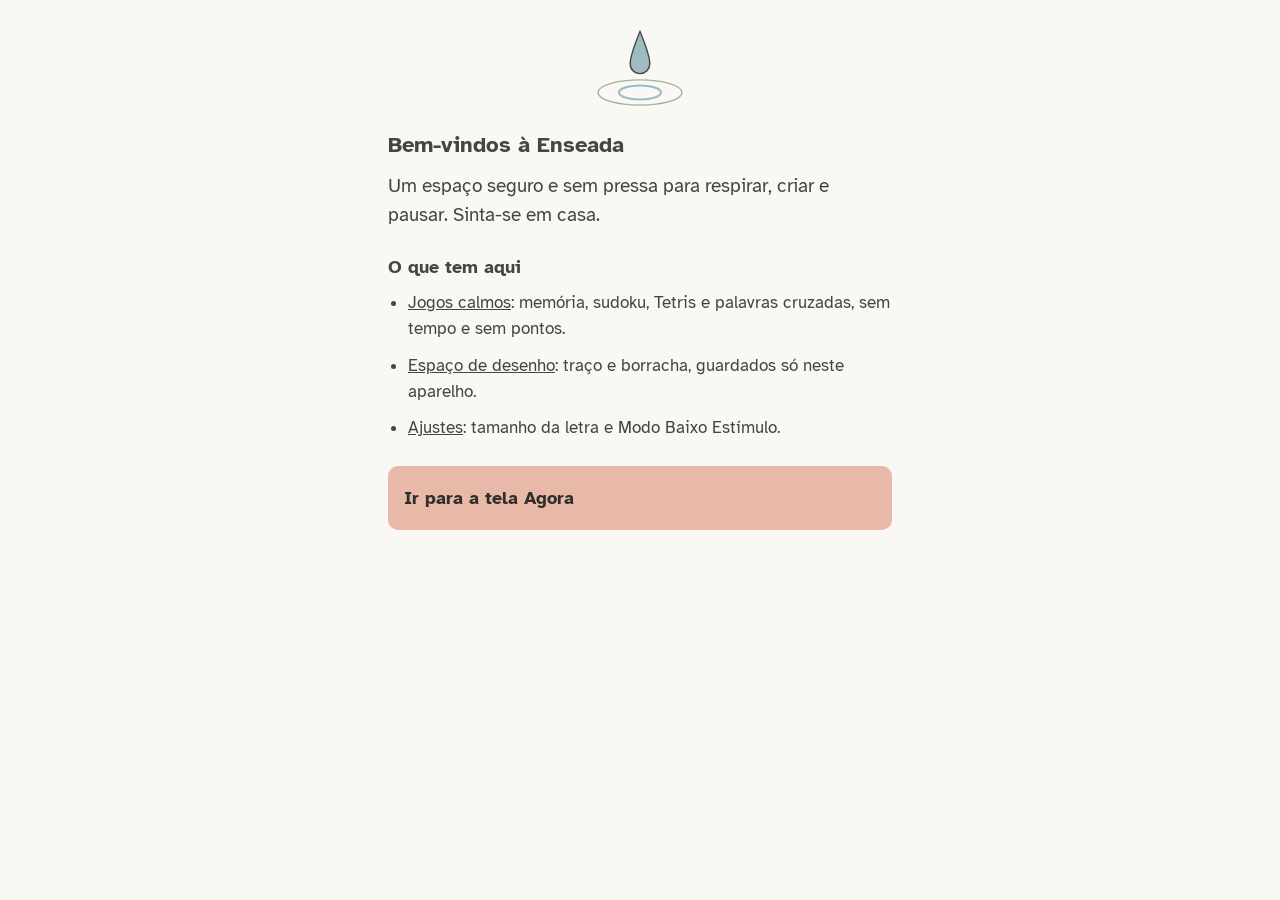
<file: index.html>
<!doctype html>
<html lang="pt-BR">
<head>
<meta charset="utf-8">
<meta name="viewport" content="width=device-width, initial-scale=1, viewport-fit=cover">
<title>Agora — Enseada</title>
<meta name="theme-color" content="#FAF8F5">
<link rel="manifest" href="manifest.json">
<link rel="icon" href="icones/icone-192.png">
<link rel="apple-touch-icon" href="icones/icone-192.png">
<link rel="stylesheet" href="css/tema.css">
<link rel="stylesheet" href="css/base.css">
<script src="js/ancoras.js"></script>
<script src="js/armazenamento.js"></script>
<script src="js/ajustes.js"></script>
</head>
<body>
<main class="pagina">

  <!-- Abertura: aparece só até a pessoa ir para a tela Agora. Uma coisa por tela. -->
  <section class="abertura" id="abertura" aria-labelledby="titulo-abertura" hidden>
    <svg class="gota" viewBox="0 0 200 120" role="img" aria-label="Uma gota tocando a água">
      <ellipse cx="100" cy="95" rx="30" ry="10" fill="none" stroke="var(--destaque)" stroke-width="3"/>
      <ellipse cx="100" cy="95" rx="60" ry="18" fill="none" stroke="var(--detalhe)" stroke-width="2"/>
      <path d="M100 8 C100 8, 114 42, 114 54 C114 62, 108 68, 100 68 C92 68, 86 62, 86 54 C86 42, 100 8, 100 8 Z" fill="var(--destaque)" stroke="var(--texto)" stroke-width="2"/>
    </svg>

    <h1 id="titulo-abertura">Bem-vindos à Enseada</h1>
    <p class="abertura-frase">Um espaço seguro e sem pressa para respirar, criar e pausar. Sinta-se em casa.</p>

    <h2>O que tem aqui</h2>
    <ul class="abertura-lista">
      <li><a href="jogos.html">Jogos calmos</a>: memória, sudoku, Tetris e palavras cruzadas, sem tempo e sem pontos.</li>
      <li><a href="desenhar.html">Espaço de desenho</a>: traço e borracha, guardados só neste aparelho.</li>
      <li><a href="ajuda.html">Ajustes</a>: tamanho da letra e Modo Baixo Estímulo.</li>
    </ul>

    <button type="button" class="botao" id="entrar-no-app">Ir para a tela Agora</button>
  </section>

  <div id="tela-agora">
    <div class="topo">
      <h1>Agora</h1>
    </div>

    <div id="lista"></div>
  </div>

</main>
<script src="js/agora.js"></script>
<script src="js/menu.js"></script>
<script src="js/registra-sw.js"></script>
</body>
</html>
</file>
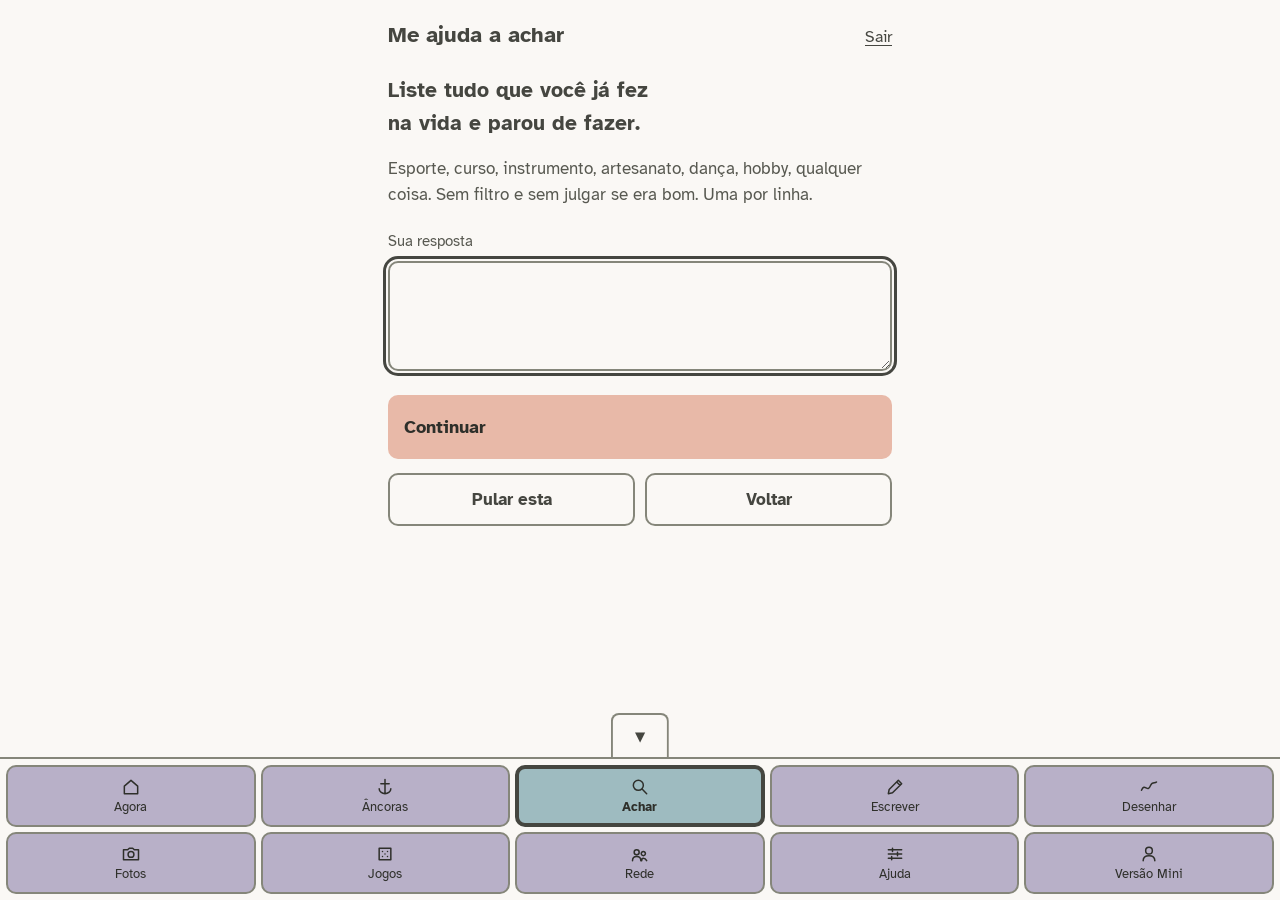
<file: achar.html>
<!doctype html>
<html lang="pt-BR">
<head>
<meta charset="utf-8">
<meta name="viewport" content="width=device-width, initial-scale=1, viewport-fit=cover">
<title>Me ajuda a achar — Enseada</title>
<meta name="theme-color" content="#FAF8F5">
<link rel="manifest" href="manifest.json">
<link rel="icon" href="icones/icone-192.png">
<link rel="apple-touch-icon" href="icones/icone-192.png">
<link rel="stylesheet" href="css/tema.css">
<link rel="stylesheet" href="css/base.css">
<script src="js/ancoras.js"></script>
<script src="js/armazenamento.js"></script>
<script src="js/perguntas.js"></script>
<script src="js/roteiro.js"></script>
<script src="js/mini.js"></script>
<script src="js/ajustes.js"></script>
</head>
<body>
<main class="pagina">

  <div class="topo">
    <h1>Me ajuda a achar</h1>
    <a class="saida" href="index.html">Sair</a>
  </div>

  <div id="tela"></div>

</main>
<script src="js/tela-achar.js"></script>
<script src="js/tela-mini.js"></script>
<script src="js/menu.js"></script>
<script src="js/registra-sw.js"></script>
</body>
</html>
</file>
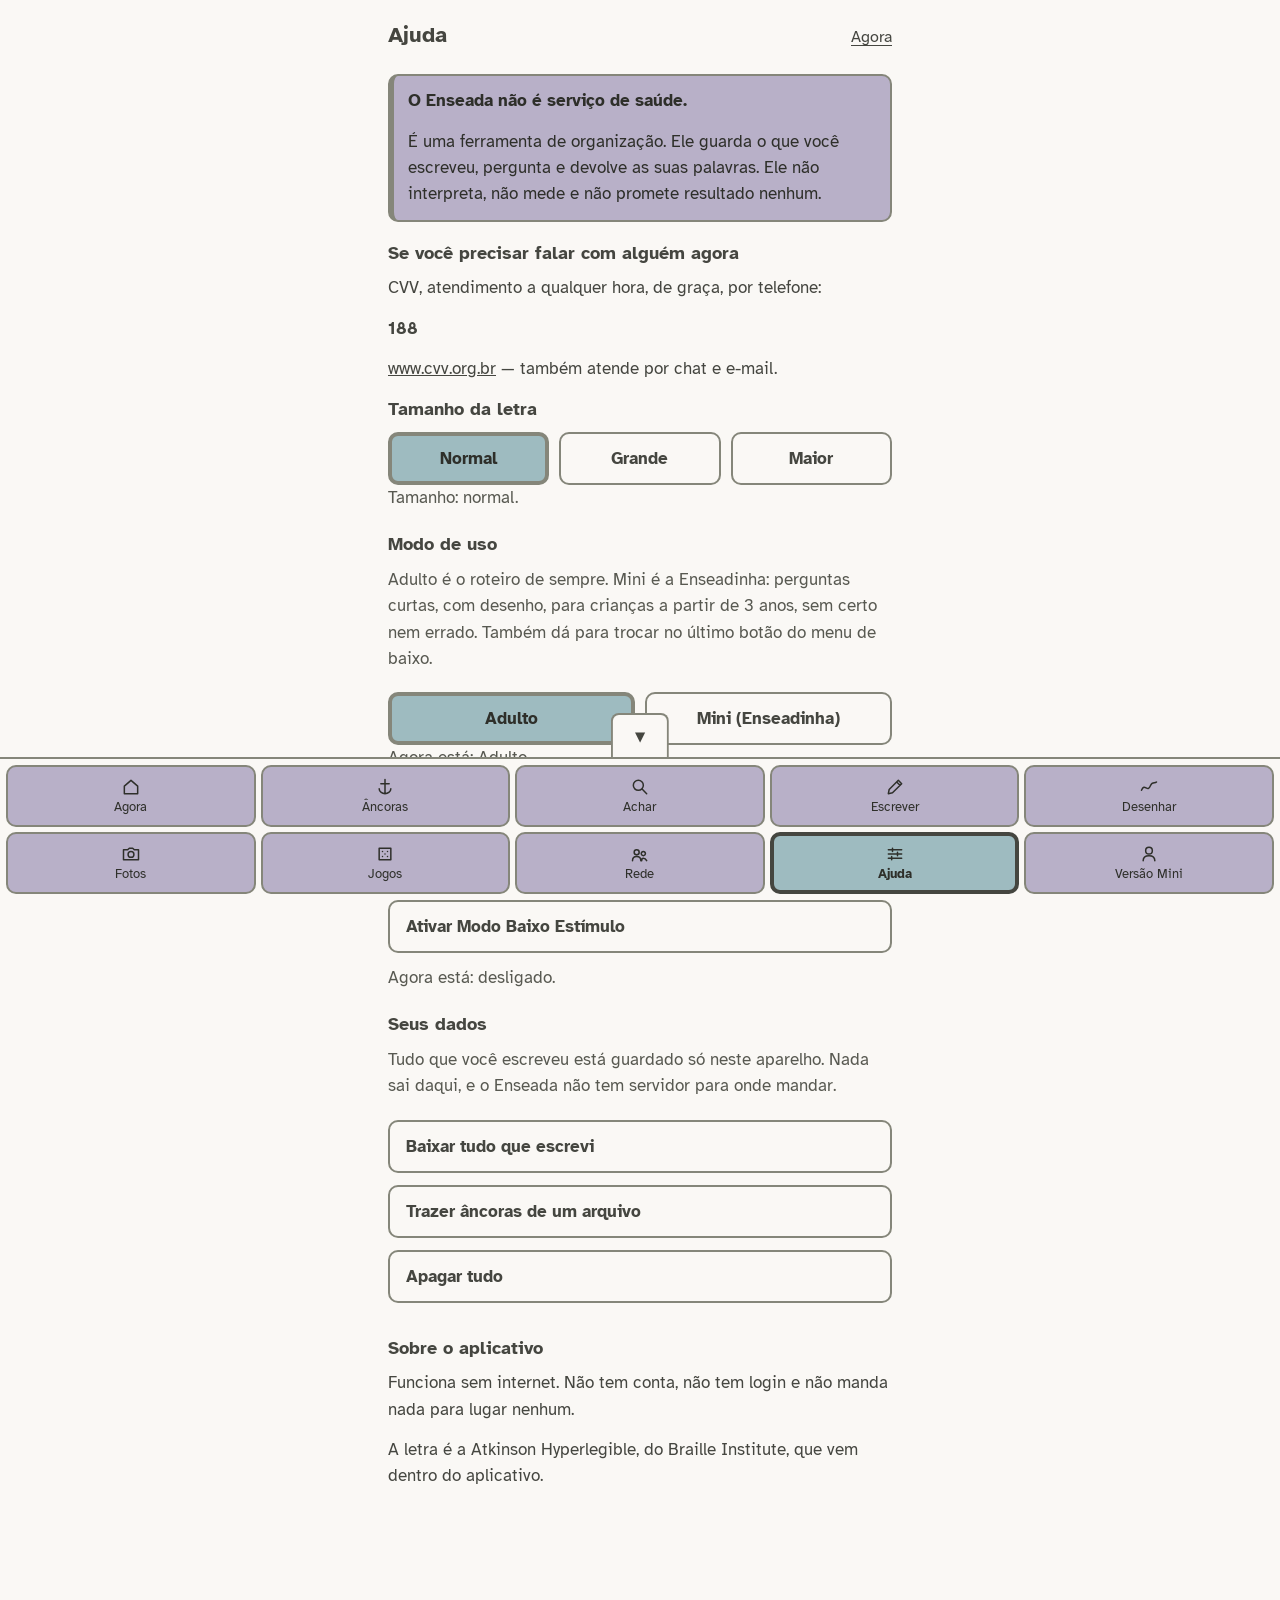
<file: ajuda.html>
<!doctype html>
<html lang="pt-BR">
<head>
<meta charset="utf-8">
<meta name="viewport" content="width=device-width, initial-scale=1, viewport-fit=cover">
<title>Ajuda — Enseada</title>
<meta name="theme-color" content="#FAF8F5">
<link rel="manifest" href="manifest.json">
<link rel="icon" href="icones/icone-192.png">
<link rel="apple-touch-icon" href="icones/icone-192.png">
<link rel="stylesheet" href="css/tema.css">
<link rel="stylesheet" href="css/base.css">
<script src="js/ancoras.js"></script>
<script src="js/levar.js"></script>
<script src="js/armazenamento.js"></script>
<script src="js/ajustes.js"></script>
</head>
<body>
<main class="pagina">

  <div class="topo">
    <h1>Ajuda</h1>
    <a class="saida" href="index.html">Agora</a>
  </div>

  <div class="aviso">
    <p><strong>O Enseada não é serviço de saúde.</strong></p>
    <p>É uma ferramenta de organização. Ele guarda o que você escreveu, pergunta e devolve as suas palavras. Ele não interpreta, não mede e não promete resultado nenhum.</p>
  </div>

  <h2>Se você precisar falar com alguém agora</h2>
  <p>CVV, atendimento a qualquer hora, de graça, por telefone:</p>
  <p><strong>188</strong></p>
  <p><a href="https://www.cvv.org.br">www.cvv.org.br</a> — também atende por chat e e-mail.</p>

  <h2>Tamanho da letra</h2>
  <div class="botao-fileira" role="group" aria-label="Tamanho da letra">
    <button type="button" class="botao-simples" data-fonte-escolha="normal" aria-pressed="false">Normal</button>
    <button type="button" class="botao-simples" data-fonte-escolha="grande" aria-pressed="false">Grande</button>
    <button type="button" class="botao-simples" data-fonte-escolha="maior" aria-pressed="false">Maior</button>
  </div>
  <p class="explica" id="fonte-atual" role="status" aria-live="assertive" aria-atomic="true"> </p>

  <h2>Modo de uso</h2>
  <p class="explica">Adulto é o roteiro de sempre. Mini é a Enseadinha: perguntas curtas, com desenho, para crianças a partir de 3 anos, sem certo nem errado. Também dá para trocar no último botão do menu de baixo.</p>
  <div class="botao-fileira" role="group" aria-label="Modo de uso">
    <button type="button" class="botao-simples" data-modo-escolha="adulto" aria-pressed="false">Adulto</button>
    <button type="button" class="botao-simples" data-modo-escolha="mini" aria-pressed="false">Mini (Enseadinha)</button>
  </div>
  <p class="explica" id="modo-atual" role="status" aria-live="assertive" aria-atomic="true"> </p>

  <h2>Modo Baixo Estímulo</h2>
  <p class="explica">Deixa a tela escura e calma, sem branco forte. Você escolhe quando ligar e quando desligar.</p>
  <button type="button" class="botao-simples" id="botao-baixo-estimulo" aria-pressed="false">Ativar Modo Baixo Estímulo</button>
  <p class="explica" id="tema-atual" role="status" aria-live="assertive" aria-atomic="true"> </p>

  <h2>Seus dados</h2>
  <p class="explica">Tudo que você escreveu está guardado só neste aparelho. Nada sai daqui, e o Enseada não tem servidor para onde mandar.</p>
  <button type="button" class="botao-simples" id="botao-baixar">Baixar tudo que escrevi</button>
  <button type="button" class="botao-simples" id="botao-trazer">Trazer âncoras de um arquivo</button>
  <input type="file" id="entrada-trazer" accept="application/json,.json" hidden>
  <button type="button" class="botao-simples" id="botao-apagar">Apagar tudo</button>
  <p class="explica" id="recado-dados" role="status" aria-live="assertive" aria-atomic="true"> </p>

  <h2>Sobre o aplicativo</h2>
  <p>Funciona sem internet. Não tem conta, não tem login e não manda nada para lugar nenhum.</p>
  <p>A letra é a Atkinson Hyperlegible, do Braille Institute, que vem dentro do aplicativo.</p>

</main>
<script src="js/tela-ajuda.js"></script>
<script src="js/menu.js"></script>
<script src="js/registra-sw.js"></script>
</body>
</html>
</file>
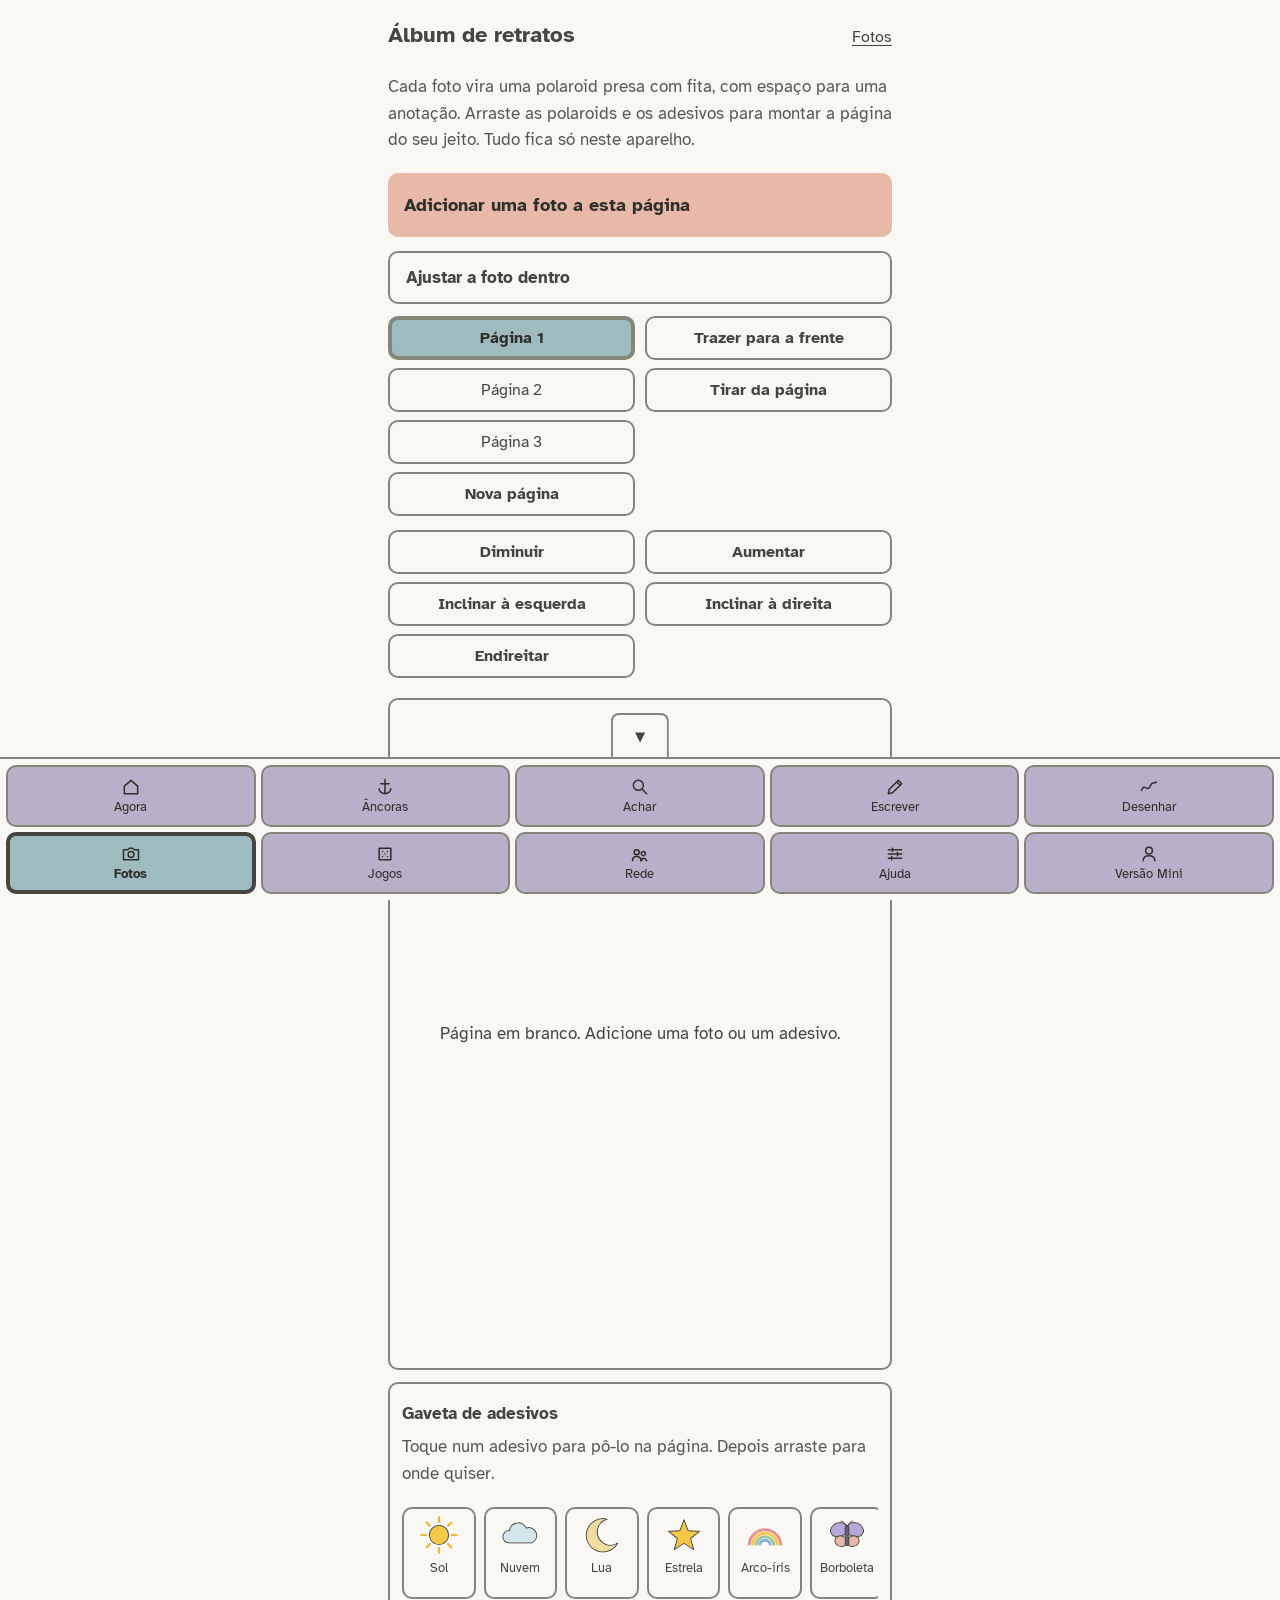
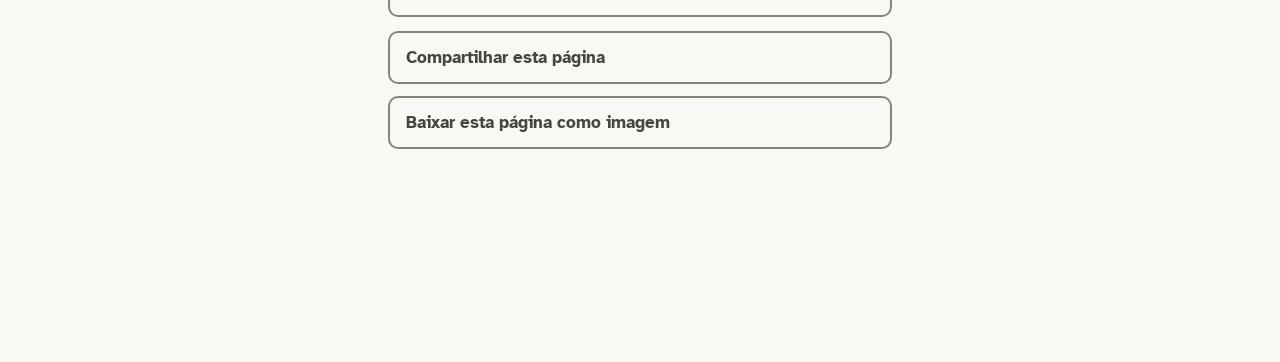
<file: album.html>
<!doctype html>
<html lang="pt-BR">
<head>
<meta charset="utf-8">
<meta name="viewport" content="width=device-width, initial-scale=1, viewport-fit=cover">
<title>Álbum de retratos — Enseada</title>
<meta name="theme-color" content="#FAF8F5">
<link rel="manifest" href="manifest.json">
<link rel="icon" href="icones/icone-192.png">
<link rel="apple-touch-icon" href="icones/icone-192.png">
<link rel="stylesheet" href="css/tema.css">
<link rel="stylesheet" href="css/base.css">
<script src="js/ancoras.js"></script>
<script src="js/armazenamento.js"></script>
<script src="js/ajustes.js"></script>
<script src="js/fotos.js"></script>
<script src="js/album.js"></script>
<script src="js/adesivos.js"></script>
</head>
<body>
<main class="pagina">

  <div class="topo">
    <h1>Álbum de retratos</h1>
    <a class="saida" href="fotos.html">Fotos</a>
  </div>

  <p class="explica">Cada foto vira uma polaroid presa com fita, com espaço para uma anotação. Arraste as polaroids e os adesivos para montar a página do seu jeito. Tudo fica só neste aparelho.</p>

  <button type="button" class="botao" id="adicionar-foto">Adicionar uma foto a esta página</button>
  <input type="file" id="entrada-foto" accept="image/*" hidden>

  <button type="button" class="botao-simples" id="enquadrar-foto" aria-pressed="false" disabled>Ajustar a foto dentro</button>

  <div class="album-colunas">
    <div class="album-coluna">
      <div class="abas-paginas" id="abas-paginas" role="group" aria-label="Páginas do álbum"></div>
      <button type="button" class="botao-simples" id="nova-pagina">Nova página</button>
    </div>
    <div class="album-coluna" id="acoes-polaroid">
      <button type="button" class="botao-simples" id="trazer-frente" disabled>Trazer para a frente</button>
      <button type="button" class="botao-simples" id="tirar-polaroid" disabled>Tirar da página</button>
    </div>
  </div>

  <p class="explica so-no-dedo">Nesta tela você faz com o dedo: um dedo arrasta, dois dedos na mesma foto aumentam, diminuem e giram. No computador isso vira botão.</p>
  <button type="button" class="botao-simples so-no-dedo" id="mostrar-botoes" aria-expanded="false" aria-controls="botoes-de-mouse">Prefiro os botões</button>

  <div class="album-colunas" id="botoes-de-mouse">
    <div class="album-coluna">
      <button type="button" class="botao-simples" id="adesivo-menor" disabled>Diminuir</button>
      <button type="button" class="botao-simples" id="inclinar-esquerda" disabled>Inclinar à esquerda</button>
      <button type="button" class="botao-simples" id="endireitar-polaroid" disabled>Endireitar</button>
    </div>
    <div class="album-coluna">
      <button type="button" class="botao-simples" id="adesivo-maior" disabled>Aumentar</button>
      <button type="button" class="botao-simples" id="inclinar-direita" disabled>Inclinar à direita</button>
    </div>
  </div>

  <p class="explica" id="recado-album" role="status"></p>

  <div class="mural" id="mural" role="group" aria-label="Página do álbum"></div>

  <details class="gaveta" open>
    <summary>Gaveta de adesivos</summary>
    <p class="explica">Toque num adesivo para pô-lo na página. Depois arraste para onde quiser.</p>
    <div class="gaveta-grade" id="gaveta-adesivos"></div>
  </details>

  <button type="button" class="botao-simples" id="compartilhar-pagina">Compartilhar esta página</button>
  <button type="button" class="botao-simples" id="baixar-pagina">Baixar esta página como imagem</button>

</main>
<script src="js/tela-album.js"></script>
<script src="js/menu.js"></script>
<script src="js/registra-sw.js"></script>
</body>
</html>
</file>
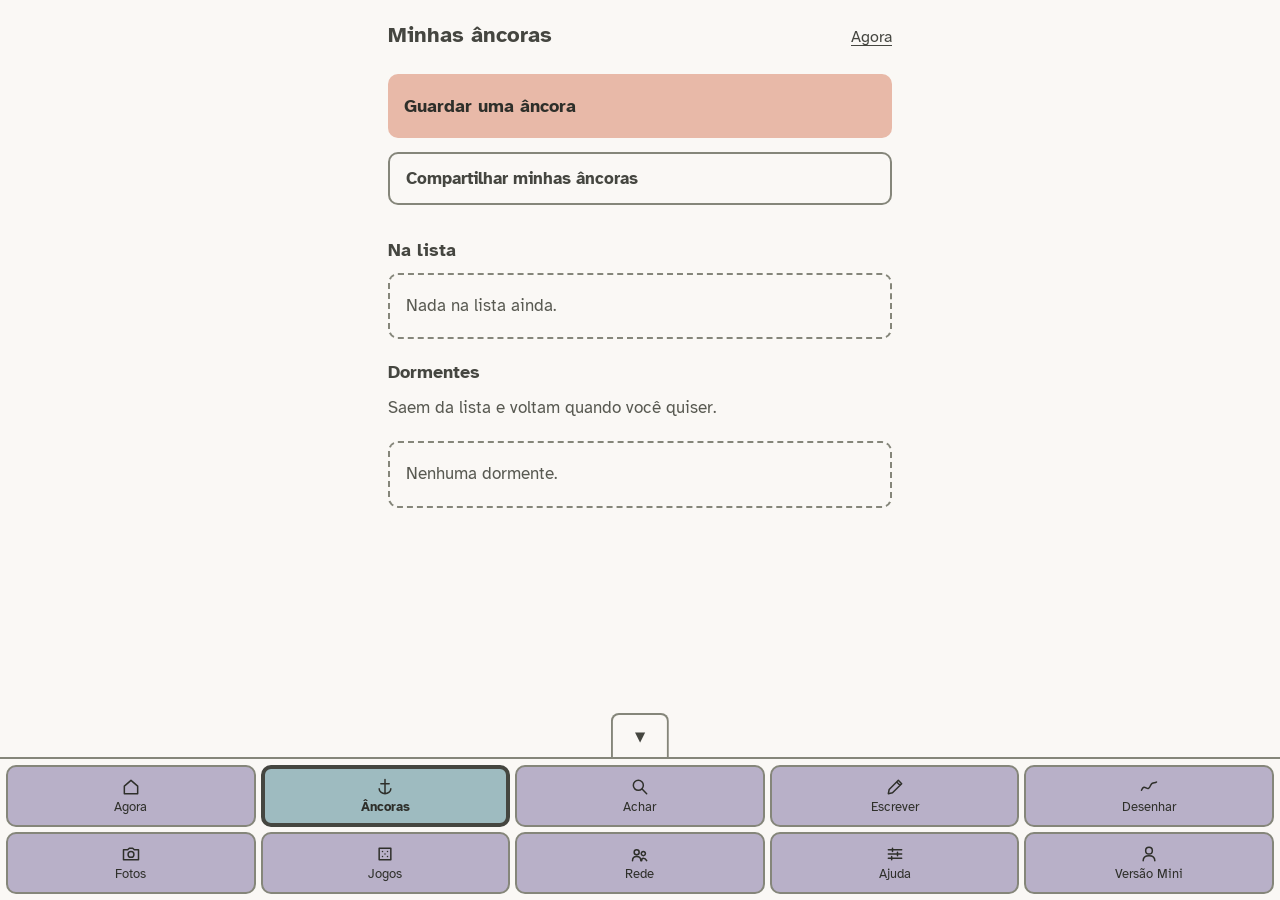
<file: ancoras.html>
<!doctype html>
<html lang="pt-BR">
<head>
<meta charset="utf-8">
<meta name="viewport" content="width=device-width, initial-scale=1, viewport-fit=cover">
<title>Minhas âncoras — Enseada</title>
<meta name="theme-color" content="#FAF8F5">
<link rel="manifest" href="manifest.json">
<link rel="icon" href="icones/icone-192.png">
<link rel="apple-touch-icon" href="icones/icone-192.png">
<link rel="stylesheet" href="css/tema.css">
<link rel="stylesheet" href="css/base.css">
<script src="js/ancoras.js"></script>
<script src="js/levar.js"></script>
<script src="js/armazenamento.js"></script>
<script src="js/ajustes.js"></script>
</head>
<body>
<main class="pagina">

  <div class="topo">
    <h1>Minhas âncoras</h1>
    <a class="saida" href="index.html">Agora</a>
  </div>

  <div id="avisos" role="status" aria-live="polite" aria-atomic="true"></div>

  <section id="formulario" hidden>
    <h2 id="titulo-formulario">Guardar uma âncora</h2>

    <div class="campo">
      <label for="campo-o-que-e">O que é</label>
      <span class="ajuda-campo">Suas palavras. Pode ser qualquer coisa.</span>
      <input type="text" id="campo-o-que-e" autocomplete="off">
    </div>

    <div class="campo">
      <label for="campo-o-que-faz">O que isso faz em você</label>
      <span class="ajuda-campo">Opcional. É o campo que faz a âncora servir depois.</span>
      <textarea id="campo-o-que-faz"></textarea>
    </div>

    <div class="campo">
      <label for="campo-link">Link</label>
      <span class="ajuda-campo">Opcional. Playlist, filme, álbum. Precisa começar com http:// ou https://.</span>
      <input type="url" id="campo-link" autocomplete="off" inputmode="url">
    </div>

    <div class="campo">
      <label for="peso-leve">Peso</label>
      <span class="ajuda-campo">Leve serve para dia ruim comum. Pesada serve para quando a coisa é grande.</span>
      <div class="escolha">
        <label for="peso-leve"><input type="radio" name="peso" id="peso-leve" value="leve">Leve</label>
        <label for="peso-pesada"><input type="radio" name="peso" id="peso-pesada" value="pesada">Pesada</label>
      </div>
    </div>

    <button type="button" class="botao" id="botao-guardar">Guardar</button>
    <button type="button" class="botao-simples" id="botao-cancelar">Cancelar</button>
  </section>

  <section id="painel">
    <button type="button" class="botao" id="botao-nova">Guardar uma âncora</button>
  <button type="button" class="botao-simples" id="compartilhar-ancoras">Compartilhar minhas âncoras</button>
  <p class="explica" id="recado-compartilhar-ancoras" role="status"></p>

    <h2>Na lista</h2>
    <div id="lista-ativas"></div>

    <h2>Dormentes</h2>
    <p class="explica">Saem da lista e voltam quando você quiser.</p>
    <div id="lista-dormentes"></div>
  </section>

</main>
<script src="js/tela-ancoras.js"></script>
<script src="js/menu.js"></script>
<script src="js/registra-sw.js"></script>
</body>
</html>
</file>
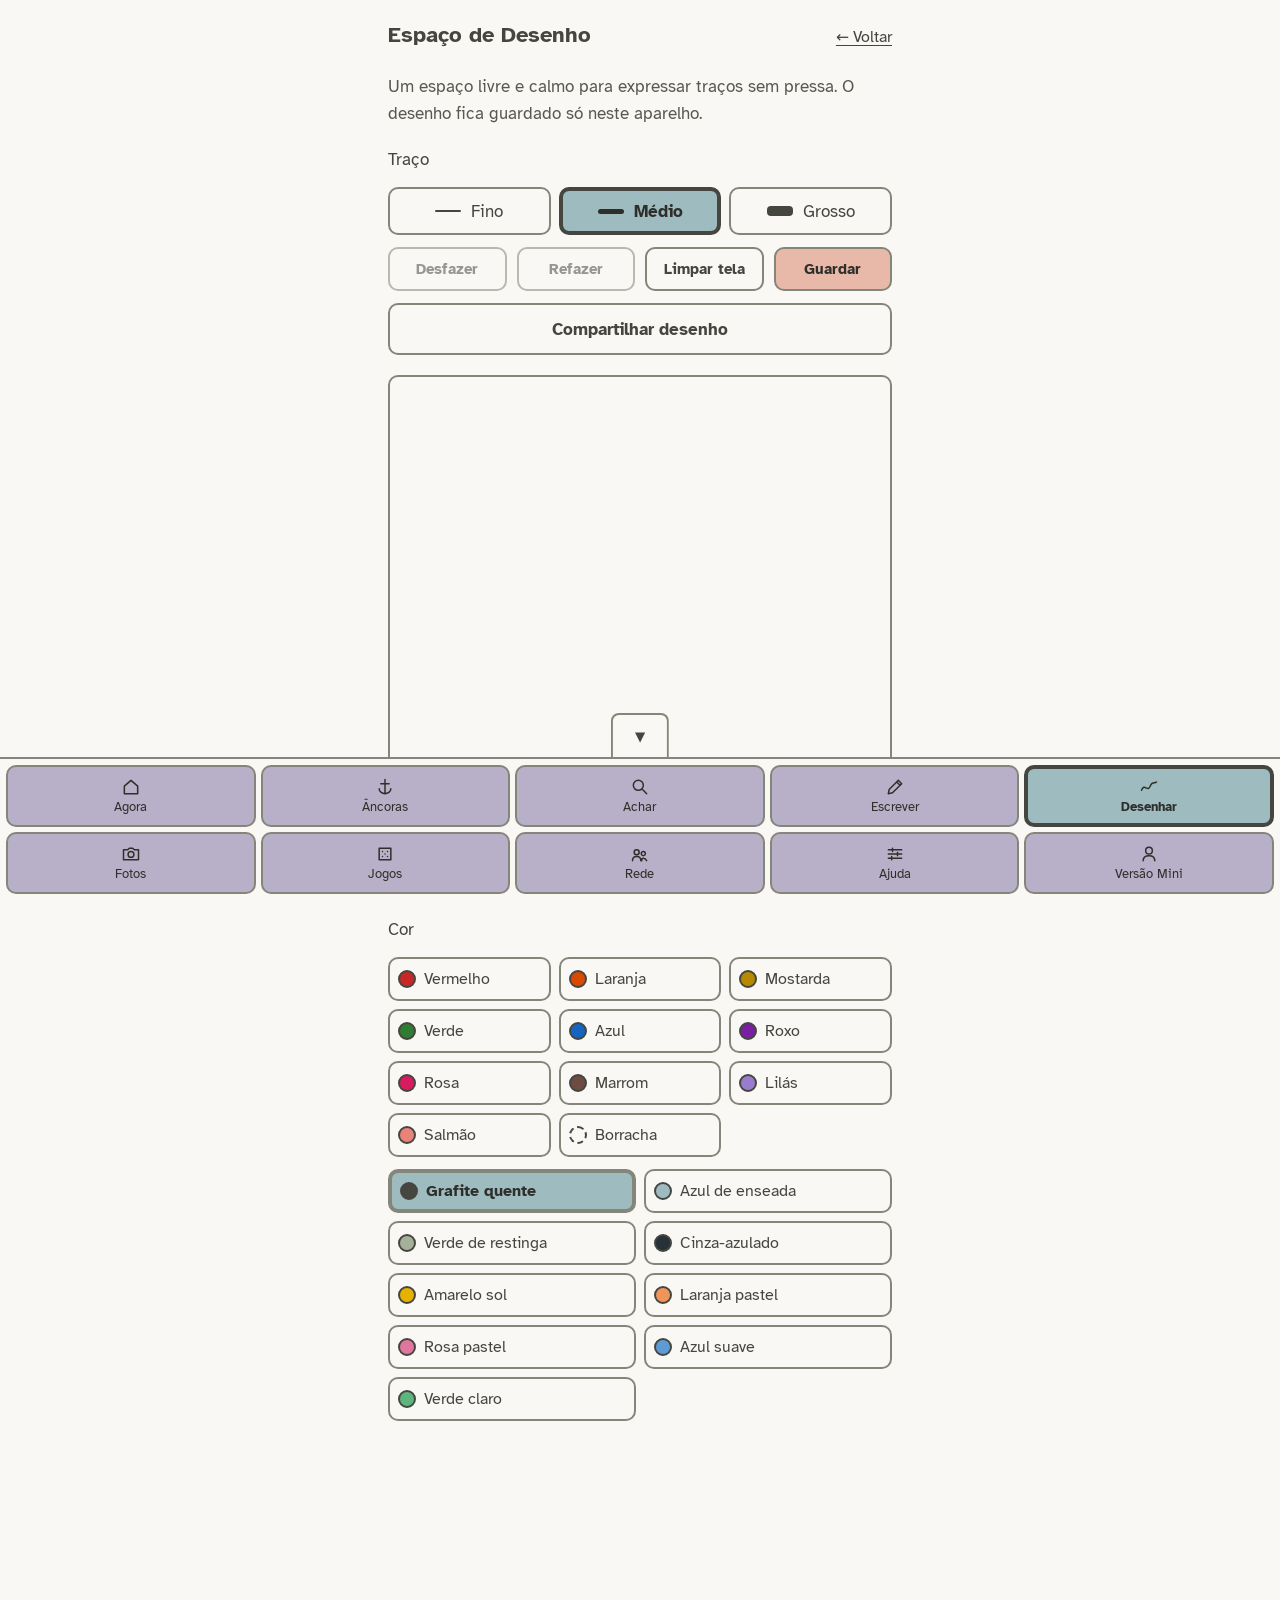
<file: desenhar.html>
<!DOCTYPE html>
<html lang="pt-BR">
<head>
    <meta charset="UTF-8">
    <meta name="viewport" content="width=device-width, initial-scale=1, viewport-fit=cover">
    <title>Desenhar — Enseada</title>
    <meta name="theme-color" content="#FAF8F5">
    <link rel="manifest" href="manifest.json">
    <link rel="icon" href="icones/icone-192.png">
    <link rel="apple-touch-icon" href="icones/icone-192.png">
    <link rel="stylesheet" href="css/tema.css">
    <link rel="stylesheet" href="css/base.css">
    <script src="js/ancoras.js"></script>
    <script src="js/armazenamento.js"></script>
    <script src="js/ajustes.js"></script>
</head>
<body>
    <header class="topo-pagina">
        <h1>Espaço de Desenho</h1>
        <a href="index.html" class="link-voltar" aria-label="Voltar para a tela Agora">← Voltar</a>
    </header>

    <main class="conteudo-principal">
        <section class="secao-desenho">
            <p class="instrucao-suave">Um espaço livre e calmo para expressar traços sem pressa. O desenho fica guardado só neste aparelho.</p>

            <!-- Ferramentas acima do canvas: espessura e ações -->
            <p class="secao-label">Traço</p>
            <div class="grupo-espessura" role="group" aria-label="Espessura do traço">
                <button type="button" class="botao-espessura" data-largura="fino" aria-pressed="false"><span class="risco risco-fino" aria-hidden="true"></span>Fino</button>
                <button type="button" class="botao-espessura ativa" data-largura="medio" aria-pressed="true"><span class="risco risco-medio" aria-hidden="true"></span>Médio</button>
                <button type="button" class="botao-espessura" data-largura="grosso" aria-pressed="false"><span class="risco risco-grosso" aria-hidden="true"></span>Grosso</button>
            </div>

            <div class="grupo-acoes grupo-acoes-compacto">
                <button type="button" id="btn-desfazer" class="botao-secundario" disabled>Desfazer</button>
                <button type="button" id="btn-refazer" class="botao-secundario" disabled>Refazer</button>
                <button type="button" id="btn-limpar" class="botao-secundario">Limpar tela</button>
                <button type="button" id="btn-salvar" class="botao-primario">Guardar</button>
            </div>

            <button type="button" id="btn-compartilhar" class="botao-secundario botao-bloco">Compartilhar desenho</button>
            <p class="explica" id="recado-desenho" role="status"></p>

            <!-- Canvas -->
            <div class="canvas-container">
                <canvas id="canvas-desenho" aria-label="Área de desenho livre. Use o dedo ou o mouse."></canvas>
            </div>

            <!-- Cores abaixo do canvas: nomes curtos (3/linha) antes, nomes longos (2/linha) depois -->
            <p class="explica" id="ferramenta-atual" role="status"></p>

            <p class="secao-label">Cor</p>
            <div class="grupo-paleta grupo-paleta-curtos" role="group" aria-label="Cores — nomes curtos">
                <button type="button" class="botao-cor" data-cor="vermelho" aria-pressed="false"><span class="amostra" aria-hidden="true"></span>Vermelho</button>
                <button type="button" class="botao-cor" data-cor="laranja" aria-pressed="false"><span class="amostra" aria-hidden="true"></span>Laranja</button>
                <button type="button" class="botao-cor" data-cor="amarelo" aria-pressed="false"><span class="amostra" aria-hidden="true"></span>Mostarda</button>
                <button type="button" class="botao-cor" data-cor="verde" aria-pressed="false"><span class="amostra" aria-hidden="true"></span>Verde</button>
                <button type="button" class="botao-cor" data-cor="azul" aria-pressed="false"><span class="amostra" aria-hidden="true"></span>Azul</button>
                <button type="button" class="botao-cor" data-cor="roxo" aria-pressed="false"><span class="amostra" aria-hidden="true"></span>Roxo</button>
                <button type="button" class="botao-cor" data-cor="rosa" aria-pressed="false"><span class="amostra" aria-hidden="true"></span>Rosa</button>
                <button type="button" class="botao-cor" data-cor="marrom" aria-pressed="false"><span class="amostra" aria-hidden="true"></span>Marrom</button>
                <button type="button" class="botao-cor" data-cor="lilas" aria-pressed="false"><span class="amostra" aria-hidden="true"></span>Lilás</button>
                <button type="button" class="botao-cor" data-cor="salmao" aria-pressed="false"><span class="amostra" aria-hidden="true"></span>Salmão</button>
                <button type="button" class="botao-cor" data-cor="borracha" aria-pressed="false"><span class="amostra" aria-hidden="true"></span>Borracha</button>
            </div>

            <div class="grupo-paleta grupo-paleta-longos" role="group" aria-label="Cores — nomes longos">
                <button type="button" class="botao-cor ativa" data-cor="texto" aria-pressed="true"><span class="amostra" aria-hidden="true"></span>Grafite quente</button>
                <button type="button" class="botao-cor" data-cor="destaque" aria-pressed="false"><span class="amostra" aria-hidden="true"></span>Azul de enseada</button>
                <button type="button" class="botao-cor" data-cor="detalhe" aria-pressed="false"><span class="amostra" aria-hidden="true"></span>Verde de restinga</button>
                <button type="button" class="botao-cor" data-cor="grafite" aria-pressed="false"><span class="amostra" aria-hidden="true"></span>Cinza-azulado</button>
                <button type="button" class="botao-cor" data-cor="sol" aria-pressed="false"><span class="amostra" aria-hidden="true"></span>Amarelo sol</button>
                <button type="button" class="botao-cor" data-cor="laranjapastel" aria-pressed="false"><span class="amostra" aria-hidden="true"></span>Laranja pastel</button>
                <button type="button" class="botao-cor" data-cor="rosapastel" aria-pressed="false"><span class="amostra" aria-hidden="true"></span>Rosa pastel</button>
                <button type="button" class="botao-cor" data-cor="azulsuave" aria-pressed="false"><span class="amostra" aria-hidden="true"></span>Azul suave</button>
                <button type="button" class="botao-cor" data-cor="verdeclaro" aria-pressed="false"><span class="amostra" aria-hidden="true"></span>Verde claro</button>
            </div>
        </section>
    </main>

    <script src="js/paleta.js"></script>
    <script src="js/perfect-freehand.min.js"></script>
    <script src="js/tela-desenhar.js"></script>
    <script src="js/menu.js"></script>
    <script src="js/registra-sw.js"></script>
</body>
</html>
</file>
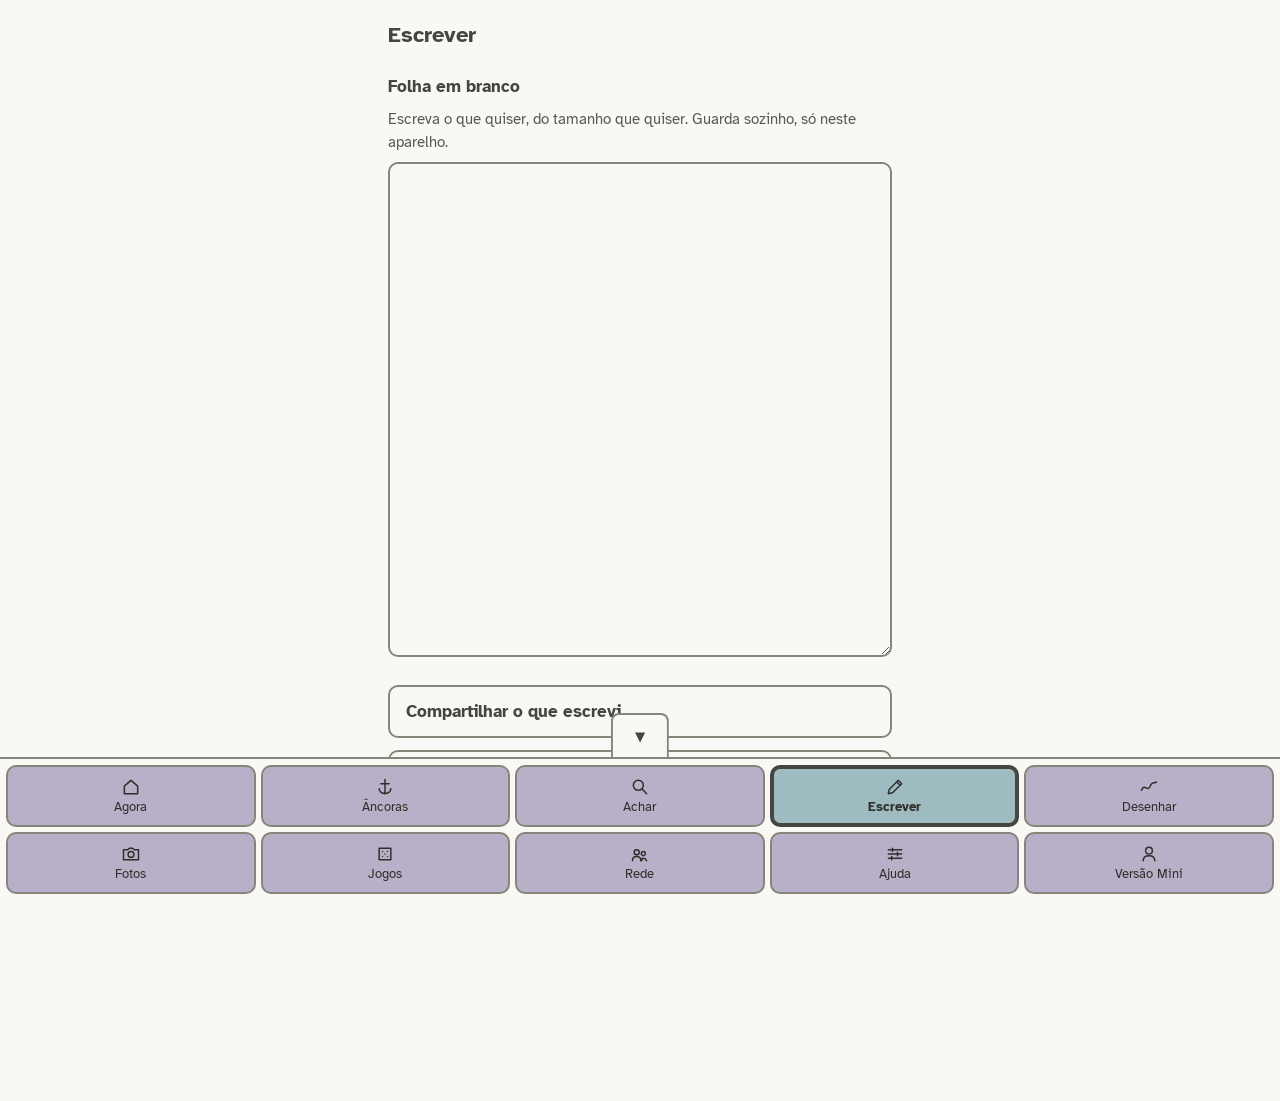
<file: escrever.html>
<!doctype html>
<html lang="pt-BR">
<head>
<meta charset="utf-8">
<meta name="viewport" content="width=device-width, initial-scale=1, viewport-fit=cover">
<title>Escrever — Enseada</title>
<meta name="theme-color" content="#FAF8F5">
<link rel="manifest" href="manifest.json">
<link rel="icon" href="icones/icone-192.png">
<link rel="apple-touch-icon" href="icones/icone-192.png">
<link rel="stylesheet" href="css/tema.css">
<link rel="stylesheet" href="css/base.css">
<script src="js/ancoras.js"></script>
<script src="js/armazenamento.js"></script>
<script src="js/ajustes.js"></script>
</head>
<body>
<main class="pagina">

  <div class="topo">
    <h1>Escrever</h1>
  </div>

  <div class="campo">
    <label for="folha">Folha em branco</label>
    <span class="ajuda-campo">Escreva o que quiser, do tamanho que quiser. Guarda sozinho, só neste aparelho.</span>
    <textarea id="folha" class="folha" autocomplete="off" spellcheck="false"></textarea>
  </div>

  <button type="button" class="botao-simples" id="compartilhar-folha">Compartilhar o que escrevi</button>
  <button type="button" class="botao-simples" id="baixar-folha">Baixar como arquivo de texto</button>
  <button type="button" class="botao-simples" id="botao-apagar-folha">Apagar a folha</button>
  <p class="explica" id="recado-folha" role="status"></p>

</main>
<script src="js/tela-escrever.js"></script>
<script src="js/menu.js"></script>
<script src="js/registra-sw.js"></script>
</body>
</html>
</file>
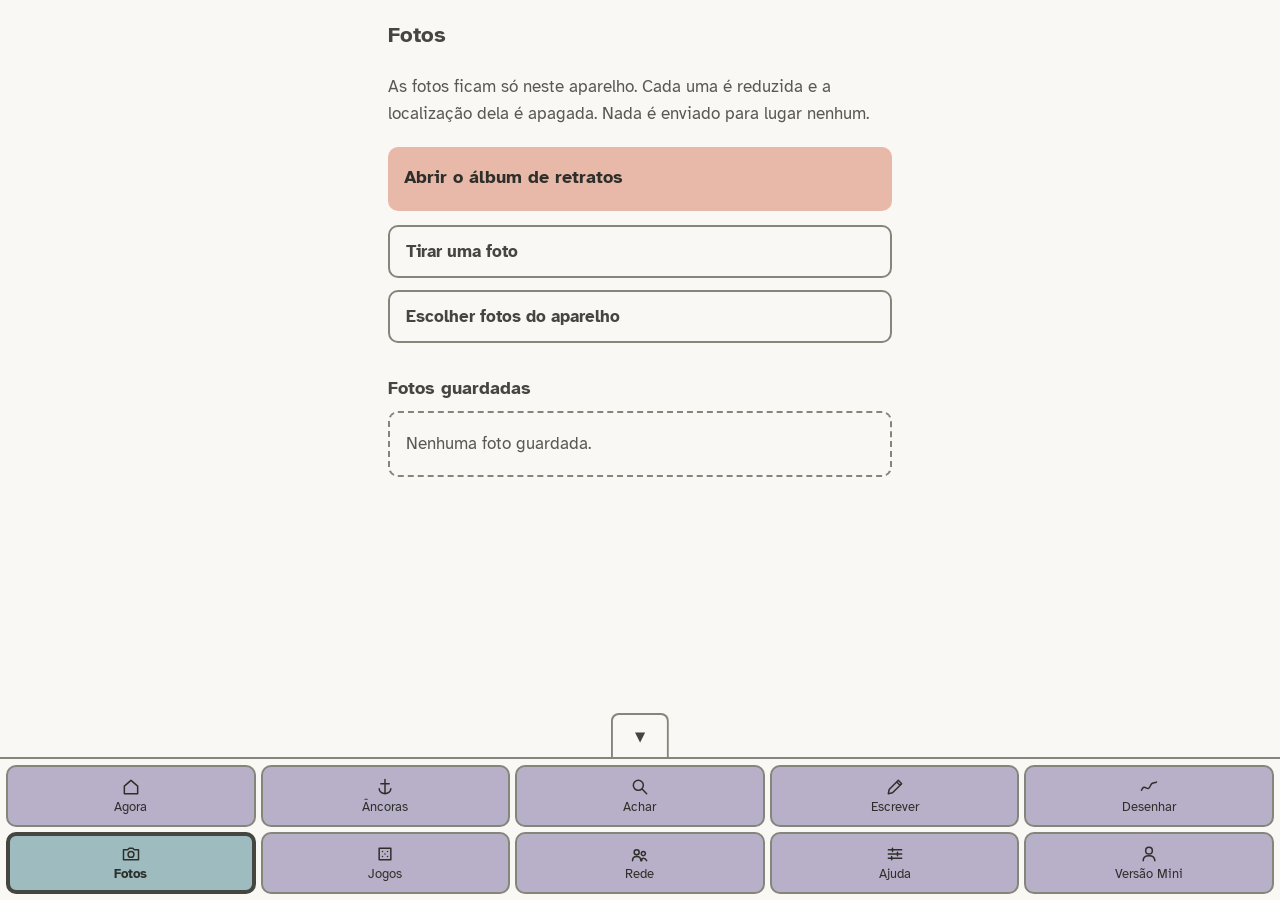
<file: fotos.html>
<!doctype html>
<html lang="pt-BR">
<head>
<meta charset="utf-8">
<meta name="viewport" content="width=device-width, initial-scale=1, viewport-fit=cover">
<title>Fotos — Enseada</title>
<meta name="theme-color" content="#FAF8F5">
<link rel="manifest" href="manifest.json">
<link rel="icon" href="icones/icone-192.png">
<link rel="apple-touch-icon" href="icones/icone-192.png">
<link rel="stylesheet" href="css/tema.css">
<link rel="stylesheet" href="css/base.css">
<script src="js/ancoras.js"></script>
<script src="js/armazenamento.js"></script>
<script src="js/ajustes.js"></script>
<script src="js/fotos.js"></script>
</head>
<body>
<main class="pagina">

  <div class="topo">
    <h1>Fotos</h1>
  </div>

  <p class="explica">As fotos ficam só neste aparelho. Cada uma é reduzida e a localização dela é apagada. Nada é enviado para lugar nenhum.</p>

  <a class="botao" href="album.html">Abrir o álbum de retratos</a>
  <button type="button" class="botao-simples" id="botao-camera">Tirar uma foto</button>
  <button type="button" class="botao-simples" id="botao-galeria">Escolher fotos do aparelho</button>
  <input type="file" id="entrada-camera" accept="image/*" capture="environment" hidden>
  <input type="file" id="entrada-galeria" accept="image/*" multiple hidden>

  <p class="explica" id="recado-fotos" role="status"></p>

  <h2>Fotos guardadas</h2>
  <div id="lista-fotos" class="grade-fotos"></div>

</main>
<script src="js/tela-fotos.js"></script>
<script src="js/menu.js"></script>
<script src="js/registra-sw.js"></script>
</body>
</html>
</file>
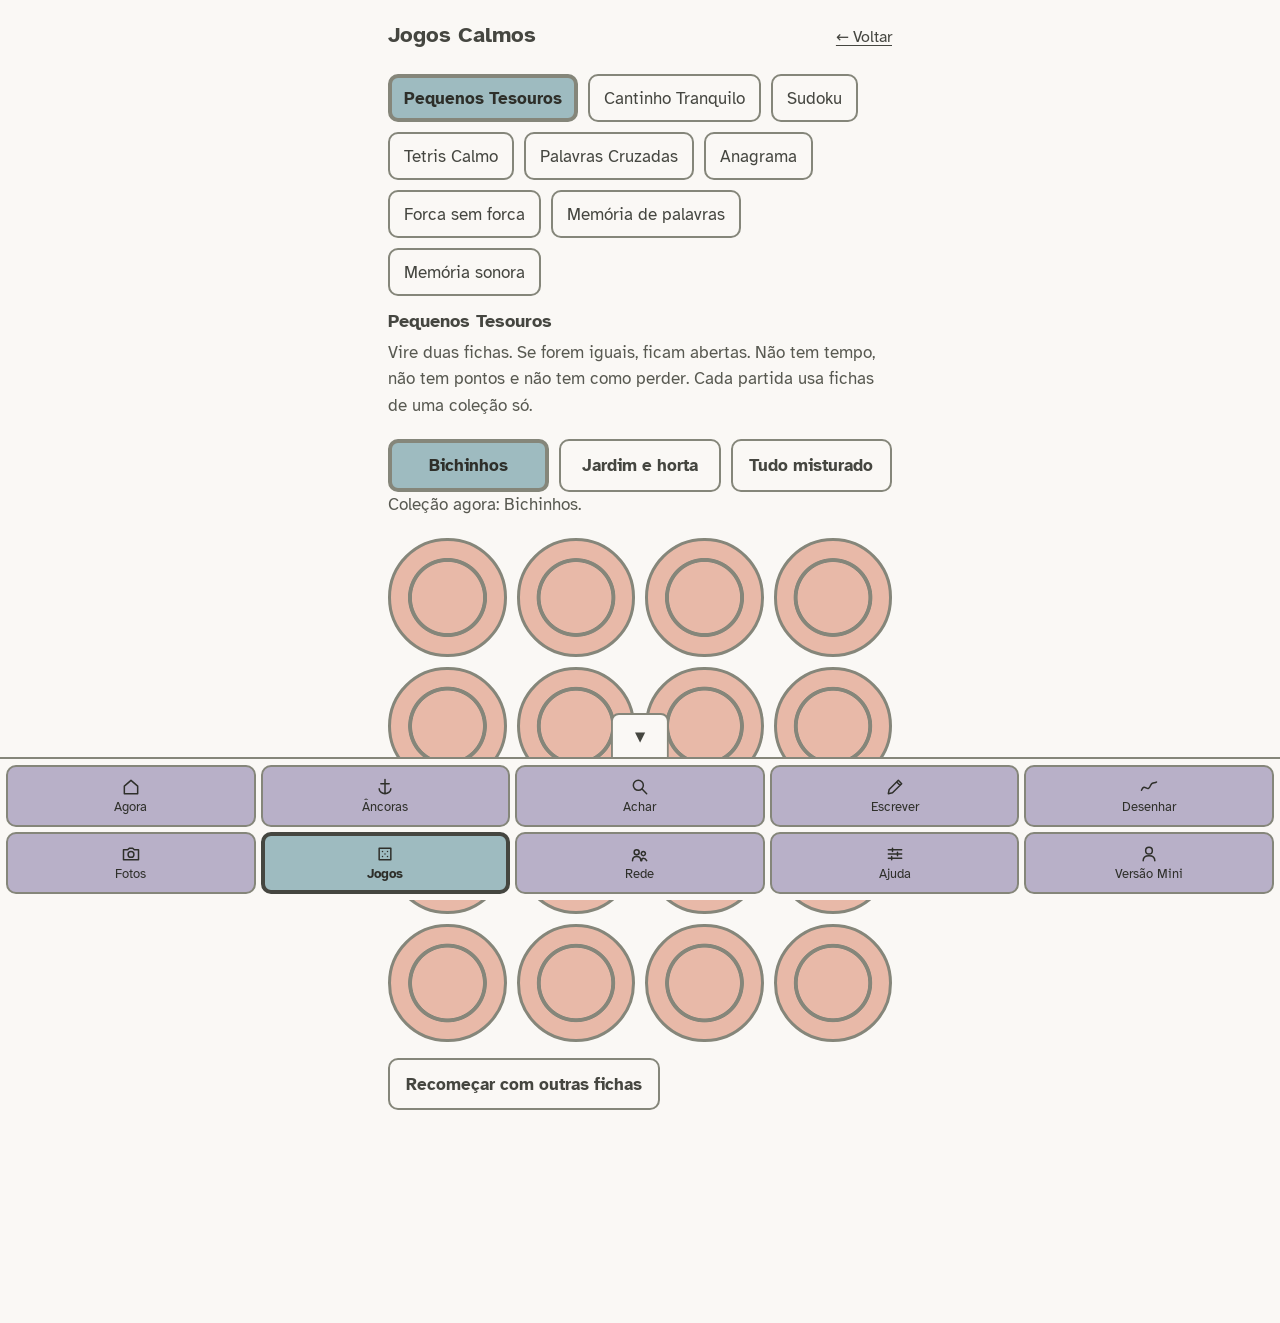
<file: jogos.html>
<!DOCTYPE html>
<html lang="pt-BR">
<head>
    <meta charset="UTF-8">
    <meta name="viewport" content="width=device-width, initial-scale=1, viewport-fit=cover">
    <title>Jogos Calmos — Enseada</title>
    <meta name="theme-color" content="#FAF8F5">
    <link rel="manifest" href="manifest.json">
    <link rel="icon" href="icones/icone-192.png">
    <link rel="apple-touch-icon" href="icones/icone-192.png">
    <link rel="stylesheet" href="css/tema.css">
    <link rel="stylesheet" href="css/base.css">
    <script src="js/ancoras.js"></script>
    <script src="js/armazenamento.js"></script>
    <script src="js/ajustes.js"></script>
    <script src="js/memoria.js"></script>
    <script src="js/fichas.js"></script>
    <script src="js/quebracabeca.js"></script>
    <script src="js/sudoku.js"></script>
    <script src="js/tetris.js"></script>
    <script src="js/cruzadas.js"></script>
    <script src="js/anagrama.js"></script>
    <script src="js/forca.js"></script>
    <script src="js/palavrapar.js"></script>
    <script src="js/som.js"></script>
</head>
<body>
    <header class="topo-pagina">
        <h1>Jogos Calmos</h1>
        <a href="index.html" class="link-voltar" aria-label="Voltar para a tela Agora">← Voltar</a>
    </header>

    <main class="conteudo-principal">
        <nav class="abas-jogos" role="tablist" aria-label="Seleção de Jogos Calmos">
            <button type="button" role="tab" aria-selected="true" aria-controls="painel-memoria" id="aba-memoria" class="botao-aba ativa">Pequenos Tesouros</button>
            <button type="button" role="tab" aria-selected="false" aria-controls="painel-quebra" id="aba-quebra" class="botao-aba">Cantinho Tranquilo</button>
            <button type="button" role="tab" aria-selected="false" aria-controls="painel-sudoku" id="aba-sudoku" class="botao-aba">Sudoku</button>
            <button type="button" role="tab" aria-selected="false" aria-controls="painel-tetris" id="aba-tetris" class="botao-aba">Tetris Calmo</button>
            <button type="button" role="tab" aria-selected="false" aria-controls="painel-palavras" id="aba-palavras" class="botao-aba">Palavras Cruzadas</button>
                <button type="button" role="tab" aria-selected="false" aria-controls="painel-anagrama" id="aba-anagrama" class="botao-aba">Anagrama</button>
                <button type="button" role="tab" aria-selected="false" aria-controls="painel-forca" id="aba-forca" class="botao-aba">Forca sem forca</button>
                <button type="button" role="tab" aria-selected="false" aria-controls="painel-palavrapar" id="aba-palavrapar" class="botao-aba">Memória de palavras</button>
                <button type="button" role="tab" aria-selected="false" aria-controls="painel-somemoria" id="aba-somemoria" class="botao-aba">Memória sonora</button>
        </nav>

        <section class="container-painel-jogos">
            <!-- Painel Memória: Pequenos Tesouros -->
            <div id="painel-memoria" role="tabpanel" aria-labelledby="aba-memoria" class="painel-jogo ativo">
                <div class="cabecalho-jogo">
                    <h2>Pequenos Tesouros</h2>
                    <p class="instrucao-suave">Vire duas fichas. Se forem iguais, ficam abertas. Não tem tempo, não tem pontos e não tem como perder. Cada partida usa fichas de uma coleção só.</p>
                </div>
                <div class="botao-fileira" id="temas-memoria" role="group" aria-label="Coleção de fichas"></div>
                <p class="explica" id="tema-atual-memoria" role="status"></p>
                <div id="grid-memoria" class="grid-memoria fichas"></div>
                <p id="recado-memoria" role="status"></p>
                <button type="button" id="reiniciar-memoria" class="botao-secundario">Recomeçar com outras fichas</button>
            </div>

            <!-- Painel Quebra-cabeça: Cantinho Tranquilo -->
            <div id="painel-quebra" role="tabpanel" aria-labelledby="aba-quebra" class="painel-jogo oculto" hidden>
                <div class="cabecalho-jogo">
                    <h2>Cantinho Tranquilo</h2>
                    <p class="instrucao-suave">Arraste cada peça até o lugar dela no quadro. Perto do lugar certo, ela encaixa sozinha. Não tem tempo, não tem pontos e não tem como errar: a peça só fica onde você soltar.</p>
                </div>
                <div class="botao-fileira" id="imagens-quebra" role="group" aria-label="Imagem do quebra-cabeça"></div>
                <p class="explica" id="imagem-atual-quebra" role="status"></p>
                <div class="mesa-quebra" id="mesa-quebra" role="group" aria-label="Mesa do quebra-cabeça"></div>
                <p id="recado-quebra" role="status"></p>
                <button type="button" id="ajuda-quebra" class="botao-secundario">Encaixar uma peça por mim</button>
                <button type="button" id="reiniciar-quebra" class="botao-secundario">Recomeçar</button>
            </div>

            <!-- Painel Sudoku -->
            <div id="painel-sudoku" role="tabpanel" aria-labelledby="aba-sudoku" class="painel-jogo oculto" hidden>
                <div class="cabecalho-jogo">
                    <h2>Sudoku Suave</h2>
                    <p class="instrucao-suave">Preencha os espaços no seu próprio ritmo. Cada linha, coluna e quadrado de 3 por 3 leva os números de 1 a 9, sem repetir. Se travar, peça uma dica.</p>
                </div>
                <div class="botao-fileira" id="dificuldade-sudoku" role="group" aria-label="Dificuldade do Sudoku"></div>
                <p class="explica" id="dificuldade-atual-sudoku" role="status"></p>
                <div id="grid-sudoku" class="grid-sudoku sudoku"></div>
                <div id="teclado-sudoku" class="teclado"></div>
                <p id="recado-sudoku" role="status"></p>
                <button type="button" id="dica-sudoku" class="botao-secundario">Pedir uma dica</button>
                <button type="button" id="reiniciar-sudoku" class="botao-secundario">Novo Sudoku</button>
            </div>

            <!-- Painel Memória sonora -->
            <div id="painel-somemoria" role="tabpanel" aria-labelledby="aba-somemoria" class="painel-jogo oculto" hidden>
                <div class="cabecalho-jogo">
                    <h2>Memória sonora</h2>
                    <p class="instrucao-suave">Memória de ouvido: cada carta toca uma nota e você procura as duas iguais. Sem tempo, sem pontos e sem perder. Este é o único jogo do Enseada que depende de ouvir — se você não ouve, a Memória de palavras é o mesmo jogo em texto.</p>
                </div>
                <p class="aviso" id="aviso-somemoria">Este jogo toca som. Abaixe o volume do aparelho antes de começar, principalmente de fone. O som só começa quando você tocar no botão abaixo, nunca sozinho.</p>
                <button type="button" id="comecar-somemoria" class="botao-primario">Começar, com o som ligado</button>
                <div id="jogo-somemoria" hidden>
                    <div class="grade-som" id="grade-somemoria" role="group" aria-label="Cartas da memória sonora"></div>
                    <p id="recado-somemoria" role="status"></p>
                    <button type="button" id="outra-somemoria" class="botao-secundario">Outro jogo</button>
                </div>
            </div>

            <!-- Painel Memória de palavras -->
            <div id="painel-palavrapar" role="tabpanel" aria-labelledby="aba-palavrapar" class="painel-jogo oculto" hidden>
                <div class="cabecalho-jogo">
                    <h2>Memória de palavras</h2>
                    <p class="instrucao-suave">Memória sem figura nenhuma: cada par é uma palavra e a frase que descreve ela. Vire duas cartas e veja se casam. Sem tempo, sem pontos e sem perder — errar não tira nada. Funciona inteiro com leitor de tela.</p>
                </div>
                <div class="grade-palavrapar" id="grade-palavrapar" role="group" aria-label="Cartas da memória de palavras"></div>
                <p id="recado-palavrapar" role="status"></p>
                <button type="button" id="outra-palavrapar" class="botao-secundario">Outro jogo</button>
            </div>

            <!-- Painel Forca sem forca -->
            <div id="painel-forca" role="tabpanel" aria-labelledby="aba-forca" class="painel-jogo oculto" hidden>
                <div class="cabecalho-jogo">
                    <h2>Forca sem forca</h2>
                    <p class="instrucao-suave">É a forca de sempre, menos a forca: não tem boneco, não tem contagem de erro e não tem perder. Chute letras até descobrir a palavra, no seu tempo. Se travar, peça uma dica. Funciona inteiro com leitor de tela.</p>
                </div>
                <p class="forca-pista" id="pista-forca"></p>
                <p class="explica" id="dica-forca"></p>
                <p class="explica" id="tentadas-forca"></p>
                <div class="teclado-forca" id="teclado-forca" role="group" aria-label="Letras para chutar"></div>
                <p id="recado-forca" role="status"></p>
                <button type="button" id="dica-forca-botao" class="botao-secundario">Pedir uma dica</button>
                <button type="button" id="outra-forca" class="botao-secundario">Outra palavra</button>
            </div>

            <!-- Painel Anagrama -->
            <div id="painel-anagrama" role="tabpanel" aria-labelledby="aba-anagrama" class="painel-jogo oculto" hidden>
                <div class="cabecalho-jogo">
                    <h2>Anagrama</h2>
                    <p class="instrucao-suave">Uma palavra por vez, com as letras fora de ordem. Sem tempo, sem pontos e sem perder: errar não tira nada. Se travar, peça uma dica, que revela uma letra. O jogo é todo de texto e funciona inteiro com leitor de tela.</p>
                </div>
                <p class="anagrama-letras" id="letras-anagrama"></p>
                <p class="explica" id="dica-anagrama"></p>
                <p class="anagrama-pista" id="pista-anagrama"></p>
                <label for="resposta-anagrama">Escreva a palavra</label>
                <input type="text" id="resposta-anagrama" autocomplete="off" autocapitalize="characters" autocorrect="off" spellcheck="false">
                <p id="recado-anagrama" role="status"></p>
                <button type="button" id="conferir-anagrama" class="botao-primario">Conferir</button>
                <button type="button" id="dica-anagrama-botao" class="botao-secundario">Pedir uma dica</button>
                <button type="button" id="outra-anagrama" class="botao-secundario">Outra palavra</button>
            </div>

            <!-- Painel Tetris Calmo -->
            <div id="painel-tetris" role="tabpanel" aria-labelledby="aba-tetris" class="painel-jogo oculto" hidden>
                <div class="cabecalho-jogo">
                    <h2>Tetris Calmo</h2>
                    <p class="instrucao-suave">A peça só se mexe quando você toca. Não tem tempo, não tem pontos e não tem como perder: se o tabuleiro encher, ele é esvaziado e você continua. No teclado, use as setas.</p>
                </div>
                <div class="tetris-wrapper">
                    <canvas id="canvas-tetris" width="200" height="400" aria-label="Tabuleiro de Tetris Calmo"></canvas>
                    <div class="controles-tetris">
                        <button type="button" id="tetris-esq" class="botao-secundario">← Esquerda</button>
                        <button type="button" id="tetris-dir" class="botao-secundario">Direita →</button>
                        <button type="button" id="tetris-girar" class="botao-secundario">Girar</button>
                        <button type="button" id="tetris-baixo" class="botao-secundario">Descer</button>
                        <button type="button" id="tetris-soltar" class="botao-secundario">Soltar até o fundo</button>
                    </div>
                </div>
                <p id="recado-tetris" role="status"></p>
                <button type="button" id="iniciar-tetris" class="botao-primario">Iniciar Tetris Calmo</button>
            </div>

            <!-- Painel Palavras Cruzadas -->
            <div id="painel-palavras" role="tabpanel" aria-labelledby="aba-palavras" class="painel-jogo oculto" hidden>
                <div class="cabecalho-jogo">
                    <h2>Palavras Cruzadas Clássicas</h2>
                    <p class="instrucao-suave">Complete as letras guiando-se pelas dicas. Não tem tempo, não tem pontos e não tem como perder. Se travar, peça uma dica.</p>
                </div>
                <div id="container-cruzadas" class="container-cruzadas"></div>
                <p id="recado-cruzadas" role="status"></p>
                <button type="button" id="verificar-cruzadas" class="botao-primario">Conferir Respostas</button>
                <button type="button" id="dica-cruzadas" class="botao-secundario">Pedir uma dica</button>
                <button type="button" id="reiniciar-cruzadas" class="botao-secundario">Novas Palavras Cruzadas</button>
            </div>
        </section>
    </main>

    <script src="js/tela-jogos.js"></script>
    <script src="js/tela-quebracabeca.js"></script>
    <script src="js/tela-sudoku.js"></script>
    <script src="js/tela-tetris.js"></script>
    <script src="js/tela-cruzadas.js"></script>
    <script src="js/tela-anagrama.js"></script>
    <script src="js/tela-forca.js"></script>
    <script src="js/tela-palavrapar.js"></script>
    <script src="js/tela-somemoria.js"></script>
    <script src="js/menu.js"></script>
    <script src="js/registra-sw.js"></script>
</body>
</html>
</file>
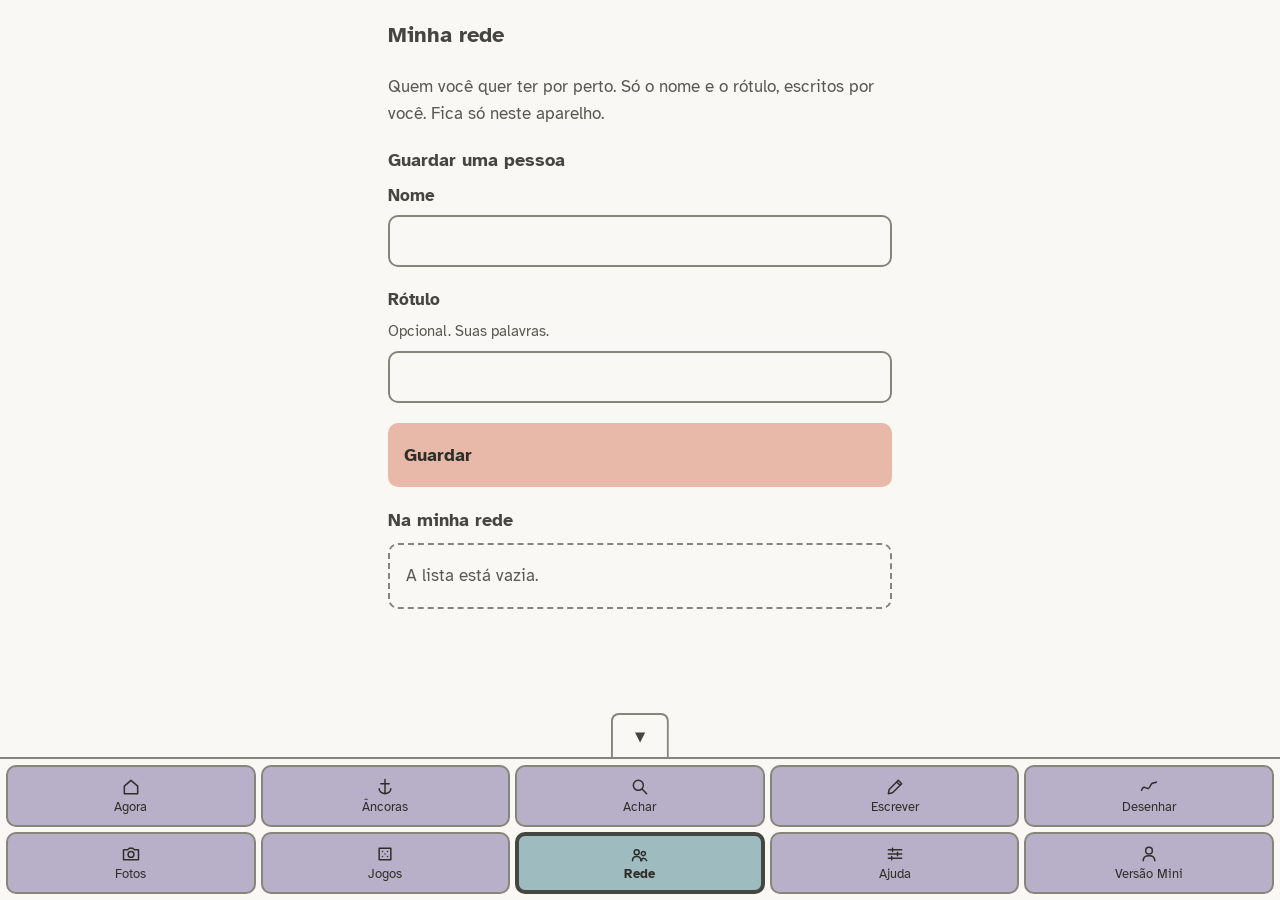
<file: rede.html>
<!doctype html>
<html lang="pt-BR">
<head>
<meta charset="utf-8">
<meta name="viewport" content="width=device-width, initial-scale=1, viewport-fit=cover">
<title>Minha rede — Enseada</title>
<meta name="theme-color" content="#FAF8F5">
<link rel="manifest" href="manifest.json">
<link rel="icon" href="icones/icone-192.png">
<link rel="apple-touch-icon" href="icones/icone-192.png">
<link rel="stylesheet" href="css/tema.css">
<link rel="stylesheet" href="css/base.css">
<script src="js/ancoras.js"></script>
<script src="js/armazenamento.js"></script>
<script src="js/ajustes.js"></script>
<script src="js/rede.js"></script>
</head>
<body>
<main class="pagina">

  <div class="topo">
    <h1>Minha rede</h1>
  </div>

  <p class="explica">Quem você quer ter por perto. Só o nome e o rótulo, escritos por você. Fica só neste aparelho.</p>

  <section id="formulario">
    <h2 id="titulo-formulario">Guardar uma pessoa</h2>

    <div class="campo">
      <label for="campo-nome">Nome</label>
      <input type="text" id="campo-nome" autocomplete="off">
    </div>

    <div class="campo">
      <label for="campo-rotulo">Rótulo</label>
      <span class="ajuda-campo">Opcional. Suas palavras.</span>
      <input type="text" id="campo-rotulo" autocomplete="off">
    </div>

    <button type="button" class="botao" id="botao-guardar">Guardar</button>
    <button type="button" class="botao-simples" id="botao-cancelar" hidden>Cancelar</button>
    <p class="explica" id="recado-rede" role="status"></p>
  </section>

  <h2>Na minha rede</h2>
  <div id="lista-rede"></div>

</main>
<script src="js/tela-rede.js"></script>
<script src="js/menu.js"></script>
<script src="js/registra-sw.js"></script>
</body>
</html>
</file>
<file: css/tema.css>
/* Enseada - tema
   Identidade unica, a mesma do icone. Proporcao das cores:
   - 70% base neutra: Marfim (fundo) e grafite quente (texto);
   - 25% cores de expressao: Pessego suave, Verde de restinga e Lavanda de
     neblina, para blocos e ferramentas;
   -  5% presenca aquatica: Azul de enseada, so em destaque e selecao.

   Contrastes conferidos (WCAG, minimo 4.5:1 para texto, 3:1 para contorno):
   texto sobre fundo 8.99:1; texto-no-bloco sobre pessego 7.67:1, restinga
   5.96:1, lavanda 6.48:1 e azul 6.63:1; contorno sobre fundo 3.48:1.
   O azul de enseada e claro demais para ser contorno (1.8:1): ele so
   preenche a selecao, que tambem ganha borda grossa e negrito.

   Modo Baixo Estimulo: escolha da pessoa na tela de Ajuda, guardada no
   aparelho. Mesmo desenho em tom de noite quente, sem branco puro. Texto
   sobre fundo 11.49:1; texto-no-bloco sobre os blocos 6.06:1 ou mais;
   contorno sobre fundo 4.62:1. */

@font-face {
  font-family: "Atkinson Hyperlegible";
  font-style: normal;
  font-weight: 400;
  font-display: swap;
  src: url("../fontes/AtkinsonHyperlegible-Regular.woff2") format("woff2");
}

@font-face {
  font-family: "Atkinson Hyperlegible";
  font-style: normal;
  font-weight: 700;
  font-display: swap;
  src: url("../fontes/AtkinsonHyperlegible-Bold.woff2") format("woff2");
}

:root {
  --fundo: #FAF8F5;             /* Marfim - base de tudo */
  --texto: #454640;             /* Grafite quente - leitura. 8.99:1 */
  --fraco: #585951;             /* texto de apoio. 6.69:1 */
  --contorno: #85867A;          /* linhas e molduras. 3.48:1 */
  --linha: #85867A;
  --pessego: #E8B9A8;           /* bloco principal e botao */
  --restinga: #A5B09A;          /* bloco de apoio */
  --lavanda: #B8B0C8;           /* bloco de apoio */
  --destaque: #9EBBC0;          /* Azul de enseada - so destaque e selecao */
  --detalhe: #A5B09A;           /* mesmo tom da restinga */
  --texto-no-bloco: #2E2F2A;    /* sobre pessego, restinga, lavanda e azul */
  --texto-no-destaque: #2E2F2A;
  color-scheme: light;

  --escala: 1;
  --fonte: "Atkinson Hyperlegible", "Trebuchet MS", system-ui, sans-serif;
  --raio: 10px;
  --largura: 34rem;
}

/* Tamanho da letra, escolhido na tela de Ajuda. */
:root[data-fonte="grande"] { --escala: 1.15; }
:root[data-fonte="maior"] { --escala: 1.35; }

/* Modo Baixo Estimulo. Troca so as variaveis: nenhuma regra de tela muda. */
:root[data-tema="baixo"] {
  --fundo: #25272B;
  --texto: #E6E1D8;
  --fraco: #CFCABF;
  --contorno: #8E9086;
  --linha: #8E9086;
  --pessego: #D9A593;
  --restinga: #9BA68F;
  --lavanda: #A9A1BC;
  --destaque: #7FA3AA;
  --detalhe: #9BA68F;
  --texto-no-bloco: #1E1F22;
  --texto-no-destaque: #1E1F22;
  color-scheme: dark;
}
</file>
<file: css/base.css>
/* Enseada - base
   Uma coisa por tela. Botao grande, muito espaco em volta, nada que cubra.
   Sem animacao de nenhum tipo, em nenhum estado. */

* { box-sizing: border-box; }

html, body {
  margin: 0;
  padding: 0;
  background: var(--fundo);
  color: var(--texto);
}

body {
  font-family: var(--fonte);
  font-size: calc(17px * var(--escala));
  line-height: 1.55;
  -webkit-text-size-adjust: 100%;
}

.pagina {
  max-width: var(--largura);
  margin: 0 auto;
  padding-inline: 20px;
  /* Embaixo sobra espaco para o menu fixo nao cobrir o fim da tela. */
  padding-block: calc(18px + env(safe-area-inset-top, 0px)) calc(var(--altura-menu, 187px) + 14px + env(safe-area-inset-bottom, 0px));
}

/* Cabecalho: so o nome da tela e a saida. Nada mais. */
.topo {
  display: flex;
  align-items: baseline;
  justify-content: space-between;
  gap: 16px;
  margin-bottom: 22px;
}

h1 {
  font-size: calc(1.3em);
  font-weight: 700;
  margin: 0;
}

h2 {
  font-size: 1.05em;
  font-weight: 700;
  margin: 0 0 8px;
}

p { margin: 0 0 14px; }

.explica {
  color: var(--fraco);
  margin-bottom: 20px;
}

/* Botao grande: o botao de ancora da tela Agora e os botoes de acao. */
.botao {
  display: block;
  width: 100%;
  font-family: inherit;
  font-size: 1.05em;
  font-weight: 700;
  line-height: 1.35;
  text-align: left;
  text-decoration: none;
  padding: 18px 16px;
  margin-bottom: 14px;
  border: 0;
  border-radius: var(--raio);
  background: var(--pessego);
  color: var(--texto-no-bloco);
  min-height: 64px;
  cursor: pointer;
}

.botao .mecanismo,
.botao-simples .mecanismo {
  display: block;
  font-weight: 400;
  font-size: 0.86em;
  margin-top: 3px;
}

/* Botao de segunda ordem: mesma cor do texto, so contorno. */
.botao-simples {
  display: inline-block;
  width: 100%;
  font-family: inherit;
  font-size: 1em;
  font-weight: 700;
  text-align: left;
  text-decoration: none;
  padding: 14px 16px;
  margin-bottom: 12px;
  border: 2px solid var(--contorno);
  border-radius: var(--raio);
  background: transparent;
  color: var(--texto);
  min-height: 52px;
  cursor: pointer;
}

.botao-fileira {
  display: flex;
  flex-wrap: wrap;
  gap: 10px;
}

.botao-fileira .botao-simples {
  width: auto;
  flex: 1 1 7rem;
  margin-bottom: 0;
  text-align: center;
}

a { color: var(--texto); }

.saida {
  font-size: 0.92em;
  text-decoration: underline;
  text-underline-offset: 3px;
}

/* Menu fixo de baixo: cards grandes, cinco por fileira, dois toques de altura. */
.menu-envoltorio {
  position: fixed;
  left: 0;
  right: 0;
  bottom: 0;
  z-index: 10;
  pointer-events: none;
}

.menu-rodape {
  position: relative;
  display: grid;
  grid-template-columns: repeat(5, 1fr);
  gap: 5px;
  background: var(--fundo);
  border-top: 2px solid var(--contorno);
  padding: 6px 6px calc(6px + env(safe-area-inset-bottom, 0px));
  pointer-events: auto;
  transform: translateY(0);
  transition: transform 240ms ease !important;
}

.menu-alternar {
  position: absolute;
  top: 0;
  left: 50%;
  width: 44px;
  min-height: 44px;
  height: auto;
  padding: 0;
  transform: translate(-50%, -100%);
  border: 2px solid var(--contorno);
  border-bottom: 0;
  border-radius: var(--raio) var(--raio) 0 0;
  background: var(--fundo);
  color: var(--texto);
  font: inherit;
  font-weight: 700;
  line-height: 1;
  cursor: pointer;
  pointer-events: auto;
}

.menu-envoltorio.recolhido .menu-rodape {
  transform: translateY(100%);
  pointer-events: none;
}

/* O espaco embaixo sai de --altura-menu, que o menu.js mede e publica.
   A regra antiga fixava 64px aqui e 150px acima, numeros que nao batiam
   com o menu de verdade. */

.card-menu {
  display: flex;
  flex-direction: column;
  align-items: center;
  justify-content: center;
  gap: 2px;
  min-width: 0;
  min-height: 62px;
  padding: 6px 2px;
  font-family: inherit;
  font-size: 0.78em;
  line-height: 1.15;
  text-align: center;
  text-decoration: none;
  overflow-wrap: anywhere;
  color: var(--texto-no-bloco);
  background: var(--lavanda);
  border: 2px solid var(--contorno);
  border-radius: var(--raio);
  cursor: pointer;
}

.icone-menu { width: 20px; height: 20px; flex-shrink: 0; }

/* Onde a pessoa esta (ou o Modo Mini ligado): azul, negrito, borda grossa. */
.card-menu[aria-current="page"],
.card-menu[aria-pressed="true"] {
  background: var(--destaque);
  font-weight: 700;
  border-color: var(--texto);
  border-width: 4px;
  padding: 4px 0;
}

/* Formulario */
.campo { margin-bottom: 20px; }

label {
  display: block;
  font-weight: 700;
  margin-bottom: 6px;
}

.ajuda-campo {
  display: block;
  font-weight: 400;
  color: var(--fraco);
  font-size: 0.9em;
  margin-bottom: 8px;
}

input[type="text"],
input[type="url"],
textarea {
  width: 100%;
  font-family: inherit;
  font-size: 1em;
  color: var(--texto);
  background: transparent;
  border: 2px solid var(--contorno);
  border-radius: var(--raio);
  padding: 12px 14px;
  min-height: 52px;
}

textarea {
  min-height: 110px;
  resize: vertical;
}

/* Escolha de peso: duas opcoes, nenhuma marcada por padrao. */
.escolha {
  display: flex;
  flex-wrap: wrap;
  gap: 10px;
}

.escolha label {
  flex: 1 1 10rem;
  font-weight: 700;
  border: 2px solid var(--contorno);
  border-radius: var(--raio);
  padding: 12px 14px;
  margin: 0;
  cursor: pointer;
}

.escolha input { margin-right: 8px; }

.escolha label:has(input:checked) {
  border-color: var(--texto);
  border-width: 4px;
  padding: 10px 12px;
}

/* Aviso de campo: palavra, nunca cor sozinha, e nunca vermelho. */
.aviso {
  border: 2px solid var(--contorno);
  border-left-width: 6px;
  border-radius: var(--raio);
  padding: 12px 14px;
  margin-bottom: 18px;
}

.aviso p:last-child { margin-bottom: 0; }

/* Lista de ancoras */
.lista { list-style: none; margin: 0 0 8px; padding: 0; }

.item {
  border: 2px solid var(--contorno);
  border-radius: var(--raio);
  padding: 14px 16px;
  margin-bottom: 14px;
}

.item h3 {
  font-size: 1.02em;
  margin: 0 0 4px;
}

.item .mecanismo { color: var(--fraco); }

.item .marcas {
  font-size: 0.86em;
  color: var(--fraco);
  margin-top: 6px;
}

.vazio {
  border: 2px dashed var(--contorno);
  border-radius: var(--raio);
  padding: 18px 16px;
  margin-bottom: 20px;
  color: var(--fraco);
}

/* Roteiro */
.pergunta {
  font-size: 1.25em;
  font-weight: 700;
  margin-bottom: 16px;
  text-wrap: balance;
}

.passo {
  font-size: 0.9em;
  color: var(--fraco);
  margin-bottom: 8px;
}

.resposta-anotada {
  border-left: 4px solid var(--contorno);
  padding-left: 14px;
  margin-bottom: 14px;
}

:focus-visible {
  outline: 3px solid var(--texto);
  outline-offset: 2px;
}

/* Sem animacao por padrao. Esta regra existe para o caso de alguem acrescentar
   alguma coisa no futuro sem perceber. */
*, *::before, *::after {
  animation: none !important;
  transition: none !important;
}

@media (prefers-reduced-motion: reduce) {
  html { scroll-behavior: auto; }
  .menu-rodape { transition: none !important; }
}

[hidden] { display: none !important; }

/* Escrever: a folha em branco ocupa a tela. */
.folha {
  min-height: 55vh;
  line-height: 1.6;
}

/* Desenhar */
.tela-desenho {
  display: block;
  width: 100%;
  height: 55vh;
  border: 2px solid var(--contorno);
  border-radius: var(--raio);
  background: var(--fundo);
  touch-action: none;
  margin-bottom: 14px;
}

.botao-simples[aria-pressed="true"] {
  border-width: 4px;
  padding: 12px 14px;
}

/* Memoria: as fichas ficam em grade e revelam o recorte da folha local. */
.cartas {
  display: grid;
  grid-template-columns: repeat(4, minmax(0, 1fr));
  gap: 10px;
  margin-bottom: 20px;
}

.carta {
  font-family: inherit;
  font-size: 1em;
  font-weight: 700;
  min-height: 0;
  aspect-ratio: 1;
  border: 2px solid var(--contorno);
  border-radius: var(--raio);
  background: transparent;
  color: var(--texto);
  cursor: pointer;
  padding: 8px;
}

.carta[data-estado="aberta"],
.carta[data-estado="achada"] {
  display: grid;
  place-items: center;
  padding: 5px;
}

.ficha-icone {
  display: block;
  width: 100%;
  height: 100%;
  border-radius: 50%;
  background-image: url("../imagem2.png.jpeg");
  background-size: 500% 500%;
  background-repeat: no-repeat;
}

.carta[data-estado="aberta"] {
  background: var(--destaque);
  color: var(--texto-no-bloco);
}

.carta[data-estado="achada"] {
  border-color: var(--texto);
  border-width: 4px;
  cursor: default;
}

.colecoes-memoria,
.niveis-quebra-cabeca {
  display: flex;
  flex-wrap: wrap;
  gap: 8px;
  margin-bottom: 14px;
}

.colecoes-memoria .botao-secundario[aria-pressed="true"],
.niveis-quebra-cabeca .botao-secundario[aria-pressed="true"] {
  border-width: 4px;
  font-weight: 700;
}

.tabuleiro-quebra-cabeca {
  display: grid;
  width: min(100%, 34rem);
  aspect-ratio: 1;
  border: 2px solid var(--contorno);
  border-radius: var(--raio);
  overflow: hidden;
  margin-bottom: 14px;
  background: var(--fundo);
}

.casa-quebra {
  min-width: 0;
  min-height: 0;
  padding: 0;
  border: 1px solid var(--contorno);
  border-radius: 0;
  background-color: transparent;
  background-repeat: no-repeat;
  cursor: pointer;
}

.casa-quebra.encaixada {
  border: 3px solid var(--contorno);
  cursor: default;
}

.pecas-quebra-cabeca {
  display: flex;
  flex-wrap: wrap;
  align-items: flex-start;
  gap: 8px;
  min-height: 70px;
  margin-bottom: 14px;
}

/* Minha rede */
.item .rotulo { color: var(--fraco); }

/* Sudoku calmo: nove colunas, borda mais grossa entre os quadrados de 3x3. */
/* A moldura e feita de padding colorido, nao de border: assim a borda de 1px
   da ultima coluna encosta na moldura em vez de aparecer como risco separado.
   2px de padding + 1px da casa = 3px de moldura nos quatro lados. */
.sudoku {
  display: grid;
  grid-template-columns: repeat(9, minmax(0, 1fr));
  width: 100%;
  max-width: 100%;
  padding: 2px;
  background: var(--contorno);
  border-radius: var(--raio);
  overflow: hidden;
  margin-bottom: 14px;
}

.casa {
  font-family: inherit;
  font-size: 1.1em;
  /* min-width/min-height em 0: as nove colunas cabem na largura da tela.
     Com min-height de 44px a grade ficava mais larga que o celular e a nona
     coluna era cortada pelo overflow, virando uma tira fina na direita. */
  min-width: 0;
  min-height: 0;
  aspect-ratio: 1;
  padding: 0;
  border: 1px solid var(--contorno);
  /* Fundo proprio: sem ele a cor do container vaza pelas casas vazias. */
  background: var(--fundo);
  color: var(--texto);
  cursor: pointer;
}

.casa[data-dada="sim"] {
  font-weight: 700;
  background: var(--restinga);
  color: var(--texto-no-bloco);
  cursor: default;
}

.casa[data-borda-direita="sim"] { border-right: 3px solid var(--contorno); }
.casa[data-borda-baixo="sim"]   { border-bottom: 3px solid var(--contorno); }

/* A casa escolhida ganha contorno grosso por dentro; o foco do teclado e outro. */
.casa[aria-pressed="true"] {
  outline: 4px solid var(--texto);
  outline-offset: -4px;
}

.teclado {
  display: grid;
  grid-template-columns: repeat(5, 1fr);
  gap: 8px;
  margin-bottom: 14px;
}

.tecla {
  font-family: inherit;
  font-size: 1.05em;
  font-weight: 700;
  min-height: 48px;
  border: 2px solid var(--contorno);
  border-radius: var(--raio);
  background: transparent;
  color: var(--texto);
  cursor: pointer;
}

/* Telas Desenhar e Jogos calmos: cabecalho, ferramentas, abas e paineis.
   So variaveis do tema: nada de cor solta, e nada so em cor. */
.topo-pagina,
.conteudo-principal {
  max-width: var(--largura);
  margin: 0 auto;
  padding-inline: 20px;
}

.topo-pagina {
  display: flex;
  align-items: baseline;
  justify-content: space-between;
  gap: 16px;
  padding-top: calc(18px + env(safe-area-inset-top, 0px));
  margin-bottom: 22px;
}

.conteudo-principal {
  padding-bottom: calc(var(--altura-menu, 187px) + 14px + env(safe-area-inset-bottom, 0px));
}

.link-voltar {
  font-size: 0.92em;
  text-decoration: underline;
  text-underline-offset: 3px;
}

.instrucao-suave {
  color: var(--fraco);
  margin-bottom: 20px;
}

.botao-primario,
.botao-secundario {
  display: inline-block;
  font-family: inherit;
  font-size: 1em;
  font-weight: 700;
  min-height: 52px;
  padding: 12px 16px;
  margin: 0 8px 12px 0;
  border: 2px solid var(--contorno);
  border-radius: var(--raio);
  cursor: pointer;
}

.botao-primario {
  background: var(--pessego);
  color: var(--texto-no-bloco);
}

.botao-secundario {
  background: transparent;
  color: var(--texto);
}

.grupo-acoes,
.abas-jogos,
.controles-tetris {
  display: flex;
  flex-wrap: wrap;
  gap: 10px;
  margin-bottom: 12px;
}

.botao-cor,
.botao-aba {
  display: inline-flex;
  align-items: center;
  gap: 8px;
  font-family: inherit;
  font-size: 1em;
  font-weight: 400;
  min-height: 48px;
  padding: 10px 14px;
  border: 2px solid var(--contorno);
  border-radius: var(--raio);
  background: transparent;
  color: var(--texto);
  cursor: pointer;
}

/* Escolhido: borda grossa e negrito, alem do aria-pressed / aria-selected. */
.botao-cor.ativa,
.botao-aba.ativa {
  font-weight: 700;
  border-width: 4px;
  padding: 8px 12px;
}

.amostra {
  flex-shrink: 0;
  width: 18px;
  height: 18px;
  border-radius: 50%;
  border: 2px solid var(--texto);
}

.botao-cor[data-cor="texto"] .amostra { background: var(--texto); }
.botao-cor[data-cor="destaque"] .amostra { background: var(--destaque); }
.botao-cor[data-cor="detalhe"] .amostra { background: var(--detalhe); }
.botao-cor[data-cor="borracha"] .amostra { background: transparent; border-style: dashed; }

.canvas-container canvas {
  display: block;
  width: 100%;
  height: 55vh;
  border: 2px solid var(--contorno);
  border-radius: var(--raio);
  background: var(--fundo);
  touch-action: none;
}

.painel-jogo { margin-top: 8px; }
.oculto { display: none !important; }
.cabecalho-jogo h2 { margin-bottom: 4px; }

.tetris-wrapper canvas {
  display: block;
  max-width: 100%;
  border: 2px solid var(--contorno);
  border-radius: var(--raio);
  margin-bottom: 12px;
}

.dica-cruzada { margin-bottom: 16px; }
.palavra-inputs { display: flex; gap: 6px; }

.letra-input {
  width: 44px;
  min-height: 44px;
  padding: 0;
  text-align: center;
  font-family: inherit;
  font-size: 1.1em;
  text-transform: uppercase;
  color: var(--texto);
  background: transparent;
  border: 2px solid var(--contorno);
  border-radius: var(--raio);
}

/* Palavras cruzadas: grade de ate 9 colunas; sem letra = casa vazia, sem borda. */
.grade-cruzada {
  display: grid;
  gap: 3px;
  margin-bottom: 16px;
}

.celula-cruz { position: relative; aspect-ratio: 1; min-width: 0; }
.celula-cruz.sem-letra { visibility: hidden; }

.celula-cruz .letra-input {
  width: 100%;
  height: 100%;
  min-height: 0;
  font-weight: 700;
}

.numero-cruz {
  position: absolute;
  top: 2px;
  left: 4px;
  font-size: 0.62em;
  line-height: 1;
  color: var(--texto);
  pointer-events: none;
}

.dicas-cruzada h3 { font-size: 1em; margin: 0 0 6px; }
.dicas-cruzada ul { margin: 0 0 14px; padding-left: 20px; }
.dicas-cruzada li { margin-bottom: 4px; }

/* Abertura: uma coisa por tela, sem animacao, sem menu, so variaveis do tema. */
.abertura { padding-top: 8px; }

.gota {
  display: block;
  width: 140px;
  height: auto;
  margin: 0 auto 18px;
}

.abertura h1 { margin-bottom: 10px; }
.abertura-frase { font-size: 1.1em; margin-bottom: 24px; }
.abertura-lista { margin: 0 0 24px; padding-left: 20px; }
.abertura-lista li { margin-bottom: 10px; }

body.com-abertura .menu-envoltorio { display: none; }
body.com-abertura .pagina {
  padding-bottom: calc(40px + env(safe-area-inset-bottom, 0px));
}
body.com-abertura.menu-recolhido .pagina {
  padding-bottom: calc(40px + env(safe-area-inset-bottom, 0px));
}

/* Paleta do desenho: grade de botoes com bolinha e nome escrito. */
.grupo-paleta {
  display: grid;
  grid-template-columns: repeat(auto-fill, minmax(6.4rem, 1fr));
  gap: 8px;
  margin-bottom: 12px;
}

.grupo-paleta .botao-cor { min-height: 44px; padding: 6px 8px; font-size: 0.92em; line-height: 1.2; }
.grupo-paleta .botao-cor.ativa { padding: 4px 8px; }

/* Selecao: azul de enseada (os 5%), sempre com borda grossa e negrito. */
.escolha label:has(input:checked),
.botao-simples[aria-pressed="true"],
.botao-cor.ativa,
.botao-aba.ativa {
  background: var(--destaque);
  color: var(--texto-no-bloco);
}

/* Aviso: bloco de lavanda de neblina. */
.aviso {
  background: var(--lavanda);
  color: var(--texto-no-bloco);
}
.aviso a { color: var(--texto-no-bloco); }

/* Espessura do traco: tres botoes com um risco de amostra e o nome escrito. */
.grupo-espessura {
  display: flex;
  flex-wrap: wrap;
  gap: 8px;
  margin-bottom: 12px;
}

.botao-espessura {
  display: inline-flex;
  align-items: center;
  gap: 10px;
  flex: 1 1 6rem;
  justify-content: center;
  font-family: inherit;
  font-size: 1em;
  min-height: 48px;
  padding: 8px 12px;
  border: 2px solid var(--contorno);
  border-radius: var(--raio);
  background: transparent;
  color: var(--texto);
  cursor: pointer;
}

.botao-espessura.ativa {
  background: var(--destaque);
  color: var(--texto-no-bloco);
  font-weight: 700;
  border-color: var(--texto);
  border-width: 4px;
  padding: 6px 10px;
}

.risco {
  display: inline-block;
  width: 26px;
  border-radius: 4px;
  background: currentColor;
}
.risco-fino { height: 2px; }
.risco-medio { height: 5px; }
.risco-grosso { height: 10px; }

.botao-secundario:disabled { opacity: 0.55; cursor: default; }

/* Paleta: nomes curtos em 3 colunas, nomes longos em 2 colunas */
.grupo-paleta-curtos { grid-template-columns: repeat(3, 1fr); }
.grupo-paleta-longos { grid-template-columns: repeat(2, 1fr); }

/* Acoes compactas: uma linha com os 4 botoes sem quebra */
.grupo-acoes-compacto { flex-wrap: nowrap; }
.grupo-acoes-compacto .botao-secundario,
.grupo-acoes-compacto .botao-primario {
  flex: 1;
  min-height: 44px;
  padding: 8px 4px;
  font-size: 0.88em;
  margin: 0;
  text-align: center;
}

/* Botao de largura total (Compartilhar desenho) */
.botao-bloco {
  display: block;
  width: 100%;
  margin-right: 0;
  text-align: center;
}

/* Fotos */
.grade-fotos {
  display: grid;
  grid-template-columns: repeat(auto-fill, minmax(10rem, 1fr));
  gap: 12px;
  margin-bottom: 20px;
}

.grade-fotos .item { margin: 0; padding: 8px; }
.grade-fotos .vazio { grid-column: 1 / -1; margin: 0; }

.foto {
  display: block;
  width: 100%;
  height: auto;
  border-radius: 6px;
  margin-bottom: 8px;
}

.grade-fotos .botao-simples { margin-bottom: 0; min-height: 44px; }

/* Modo Mini (Enseadinha): desenho grande, pergunta grande, um botao. */
.mini-desenho { margin: 0 auto 12px; width: 180px; max-width: 60%; }
.mini-desenho svg { display: block; width: 100%; height: auto; }
.mini-pergunta { font-size: 1.5em; text-align: center; margin-bottom: 18px; }
#resposta-mini { min-height: 130px; font-size: 1.15em; }

/* Album de retratos: pagina em pe (3 por 4), polaroids que se arrastam. */
.abas-paginas {
  display: flex;
  flex-wrap: wrap;
  gap: 8px;
  margin-bottom: 10px;
}

.mural {
  position: relative;
  width: 100%;
  aspect-ratio: 3 / 4;
  margin: 12px 0;
  background: #FAF8F5;   /* Marfim fixo: e uma folha de papel, igual na imagem baixada */
  border: 2px solid var(--contorno);
  border-radius: var(--raio);
  overflow: hidden;
  touch-action: pan-y;
}

.mural-vazio {
  position: absolute;
  inset: 0;
  display: flex;
  align-items: center;
  justify-content: center;
  margin: 0;
  padding: 20px;
  text-align: center;
  color: #454640;
}

/* Cartao polaroid: as medidas em porcentagem sao do proprio cartao. */
.polaroid {
  position: absolute;
  width: 42%;
  aspect-ratio: 1 / 1.16;
  background: #FFFDF9;
  border-radius: 3px;
  border: 1px solid #D8D3C8;
  box-shadow: 0 3px 10px rgba(0, 0, 0, 0.3);
  cursor: grab;
  touch-action: none;
  user-select: none;
}

.polaroid.arrastando { cursor: grabbing; box-shadow: 0 8px 18px rgba(0, 0, 0, 0.36); z-index: 5; }

.polaroid.escolhida {
  outline: 4px solid var(--texto);
  outline-offset: 2px;
}

.polaroid-foto {
  position: absolute;
  left: 6%;
  top: 6%;
  width: 88%;
  aspect-ratio: 1;
  object-fit: cover;
  pointer-events: none;
}

input[type="text"].polaroid-nota {
  position: absolute;
  left: 6%;
  right: 6%;
  bottom: 3%;
  height: 15%;
  min-height: 0;
  width: 88%;
  padding: 0 2px;
  font-family: var(--fonte);
  font-size: 0.78em;
  color: #454640;
  background: transparent;
  border: 0;
  border-bottom: 1px solid #85867A;
  border-radius: 0;
}

input[type="text"].polaroid-nota:focus-visible { outline: 2px solid #454640; outline-offset: 1px; }

/* Fita adesiva no topo da polaroid (washi tape): quatro tons da paleta. */
.fita {
  position: absolute;
  left: 50%;
  top: -4%;
  width: 34%;
  height: 10%;
  opacity: 0.86;
  pointer-events: none;
  clip-path: polygon(0 0, 100% 0, 97% 20%, 100% 40%, 97% 60%, 100% 80%, 97% 100%, 0 100%, 3% 80%, 0 60%, 3% 40%, 0 20%, 3% 0);
  box-shadow: inset 0 0 0 100px rgba(255, 255, 255, 0.08);
}
.fita[data-fita="0"] { background: #E8B9A8; }
.fita[data-fita="1"] { background: #B8B0C8; }
.fita[data-fita="2"] { background: #A5B09A; }
.fita[data-fita="3"] { background: #9EBBC0; }

/* Adesivos: arrastam como as polaroids, sempre por cima delas. */
.adesivo {
  position: absolute;
  aspect-ratio: 1;
  cursor: grab;
  touch-action: none;
  user-select: none;
  z-index: 3;
  filter: drop-shadow(0 2px 3px rgba(0, 0, 0, 0.28));
}
.adesivo img { display: block; width: 100%; height: 100%; pointer-events: none; }
.adesivo.arrastando { cursor: grabbing; z-index: 6; }
.adesivo.escolhida { outline: 3px dashed var(--texto); outline-offset: 3px; border-radius: 6px; }

/* Gaveta de adesivos. */
.gaveta {
  border: 2px solid var(--contorno);
  border-radius: var(--raio);
  padding: 10px 12px;
  margin-bottom: 14px;
}
.gaveta summary { font-weight: 700; cursor: pointer; min-height: 40px; display: flex; align-items: center; }
/* Uma fileira que desliza de lado, logo abaixo da pagina, para ver a pagina e a gaveta juntas. */
.gaveta-grade {
  display: flex;
  gap: 8px;
  overflow-x: auto;
  padding-bottom: 6px;
  touch-action: pan-x;
}
.adesivo-da-gaveta {
  flex: 0 0 4.6rem;
  display: flex;
  flex-direction: column;
  align-items: center;
  gap: 2px;
  min-height: 72px;
  padding: 4px 2px;
  font-family: inherit;
  font-size: 0.78em;
  color: var(--texto);
  background: #FAF8F5;
  border: 2px solid var(--contorno);
  border-radius: var(--raio);
  cursor: pointer;
}
.adesivo-da-gaveta img { width: 44px; height: 44px; }

/* Pequenos Tesouros: fichas redondas, quatro por fileira. */
.fichas {
  display: grid;
  grid-template-columns: repeat(4, 1fr);
  gap: 10px;
  margin-bottom: 16px;
}

.ficha {
  aspect-ratio: 1;
  min-width: 0;
  padding: 0;
  border: 3px solid var(--contorno);
  border-radius: 50%;
  background-color: var(--pessego);
  background-repeat: no-repeat;
  cursor: pointer;
}

/* Costas da ficha: um anel dentro do circulo, sem desenho para nao dar pista. */
.ficha[data-estado="fechada"] {
  background-image: radial-gradient(circle, transparent 44%, var(--contorno) 45%, var(--contorno) 49%, transparent 50%);
}

.ficha[data-estado="aberta"] { border-color: var(--texto); border-width: 4px; }

.ficha[data-estado="achada"] {
  border-color: var(--texto);
  border-width: 5px;
  box-shadow: 0 0 0 3px var(--destaque);
  cursor: default;
}

/* Quebra-cabeca Cantinho Tranquilo: quadro no alto, bandeja com as pecas soltas embaixo. */
.mesa-quebra {
  position: relative;
  width: 100%;
  margin-bottom: 12px;
  touch-action: pan-y;
}

.quadro-quebra {
  position: absolute;
  left: 0;
  top: 0;
  width: 100%;
  overflow: hidden;
  border: 2px dashed var(--contorno);
  border-radius: 4px;
  box-sizing: border-box;
}

.quadro-quebra::before {
  content: "";
  position: absolute;
  inset: 0;
  background-image: var(--imagem);
  background-size: 100% 100%;
  opacity: 0.18;
}

.bandeja-quebra {
  position: absolute;
  left: 0;
  width: 100%;
  border: 2px dashed var(--contorno);
  border-radius: var(--raio);
  box-sizing: border-box;
}

.peca-quebra {
  position: absolute;
  background-repeat: no-repeat;
  box-shadow: 0 2px 6px rgba(0, 0, 0, 0.38);
  outline: 1px solid rgba(255, 255, 255, 0.65);
  outline-offset: -1px;
  border-radius: 3px;
  cursor: grab;
  touch-action: none;
  user-select: none;
  z-index: 2;
}

.peca-quebra.arrastando { cursor: grabbing; z-index: 9; box-shadow: 0 8px 18px rgba(0, 0, 0, 0.45); }

.peca-quebra.encaixada {
  box-shadow: none;
  outline: none;
  border-radius: 0;
  cursor: default;
  touch-action: auto;
  z-index: 1;
}

.mesa-quebra.completa .bandeja-quebra { display: none; }

/* Botao de recolher/expandir o menu de navegacao. Fica centrado acima da barra. */
.menu-gatilho-btn {
  position: absolute;
  pointer-events: auto;
  left: 50%;
  transform: translateX(-50%);
  z-index: 11;
  background: var(--fundo);
  border: 2px solid var(--contorno);
  border-bottom: none;
  border-radius: 8px 8px 0 0;
  min-height: 44px;
  padding: 5px 22px 3px;
  font-family: inherit;
  font-size: 0.78em;
  line-height: 1;
  color: var(--texto);
  cursor: pointer;
  white-space: nowrap;
}

/* Menu recolhido: desliza para baixo e nao intercepta toques. */
.menu-rodape.oculto {
  transform: translateY(100%);
  pointer-events: none;
}

/* Transicao suave so para quem nao pediu movimento reduzido. */
@media (prefers-reduced-motion: no-preference) {
  .menu-rodape {
    transition: transform 0.22s ease-out !important;
  }
  .menu-gatilho-btn {
    transition: bottom 0.22s ease-out !important;
  }
}

/* Modo Mini: itens exclusivos de adulto ficam ocultos. */
.menu-rodape.menu-modo-mini [data-adulto="true"] {
  display: none;
}

/* Seletor de imagem do quebra-cabeca: miniatura ao lado do nome, um por fileira.
   O nome nunca fica por cima da foto: sobre a foto o contraste mudava a cada
   imagem e o texto ficava dificil de ler. Aqui ele fica no fundo liso do botao,
   com o contraste cheio do tema, e a foto so acompanha, do lado.
   Sem cor propria neste bloco: assim o botao escolhido continua pegando o
   texto-no-bloco da regra de aria-pressed. */
.botao-imagem-quebra {
  display: flex;
  align-items: center;
  gap: 12px;
  flex: 1 1 100%;
}

.mini-imagem-quebra {
  flex: 0 0 auto;
  width: 48px;
  height: 48px;
  border-radius: 6px;
  border: 1px solid var(--contorno);
  background-size: cover;
  background-position: center;
}

/* Alinhado a esquerda: quando o nome quebra em duas linhas, centralizado fica
   mais dificil de achar onde a linha comeca. */
.nome-imagem-quebra { min-width: 0; text-align: left; }

/* Album: duas colunas de botoes, paginas de um lado e acoes do outro.
   Antes era tudo em fileiras largas que atravessavam a tela e os botoes de
   pagina ficavam enormes. Em coluna estreita cabem mais e cansam menos. */
.album-colunas {
  display: grid;
  grid-template-columns: 1fr 1fr;
  gap: 10px;
  align-items: start;
  margin-bottom: 14px;
}

.album-coluna {
  display: flex;
  flex-direction: column;
  gap: 8px;
  min-width: 0;
}

.album-coluna .abas-paginas {
  display: flex;
  flex-direction: column;
  gap: 8px;
  margin: 0;
}

/* Dentro da coluna o botao ocupa a largura toda e e mais baixo, mas nunca
   abaixo de 44 px, que e o tamanho minimo para o dedo acertar. */
.album-coluna .botao-aba,
.album-coluna .botao-simples {
  width: 100%;
  min-height: 44px;
  margin-bottom: 0;
  padding: 8px 10px;
  font-size: 0.94em;
  text-align: center;
  justify-content: center;
}

.album-coluna .botao-aba.ativa { padding: 6px 8px; }

/* Tela de dedo: a pinca e o giro de dois dedos fazem o que os botoes faziam,
   e numa tela de celular esses botoes comiam o espaco do album. Quem quiser
   os botoes de volta tem o "Prefiro os botoes". No mouse e o contrario: os
   botoes aparecem e o aviso do dedo, nao. */
.so-no-dedo { display: none; }

@media (pointer: coarse) {
  .so-no-dedo { display: block; }
  #botoes-de-mouse { display: none; }
  #botoes-de-mouse.mostrando { display: grid; }
}

/* Com 70 adesivos a gaveta engoliria a pagina. Rola dentro dela mesma. */
.gaveta-grade {
  max-height: 46vh;
  overflow-y: auto;
}

/* Anagrama: as letras fora de ordem e a pista de letras reveladas. */
.anagrama-letras {
  font-size: 1.8em;
  font-weight: 700;
  letter-spacing: 0.22em;
  text-align: center;
  margin: 14px 0 6px;
}

.anagrama-pista {
  font-size: 1.4em;
  letter-spacing: 0.18em;
  text-align: center;
  margin: 6px 0 14px;
  color: var(--texto);
}

/* Forca sem forca: a palavra escondida e o teclado de letras. */
.forca-pista {
  font-size: 1.7em;
  font-weight: 700;
  letter-spacing: 0.2em;
  text-align: center;
  margin: 14px 0 8px;
}

.teclado-forca {
  display: flex;
  flex-wrap: wrap;
  gap: 6px;
  justify-content: center;
  margin: 12px 0;
}

.tecla-forca {
  min-width: 44px;
  min-height: 44px;
  font-family: inherit;
  font-size: 1em;
  font-weight: 700;
  border: 2px solid var(--contorno);
  border-radius: var(--raio);
  background: transparent;
  color: var(--texto);
  cursor: pointer;
}

/* Letra ja tentada: a cor nunca conta sozinha, o rotulo diz onde ela ficou. */
.tecla-forca.usada { opacity: 0.55; cursor: default; }
.tecla-forca.dentro { background: var(--destaque); color: var(--texto-no-bloco); opacity: 1; }

/* Memoria de palavras: cartas de texto, sem figura. */
.grade-palavrapar {
  display: grid;
  grid-template-columns: 1fr 1fr;
  gap: 8px;
  margin: 12px 0;
}

.carta-palavra {
  min-height: 72px;
  padding: 10px 8px;
  font-family: inherit;
  font-size: 0.95em;
  line-height: 1.3;
  border: 2px solid var(--contorno);
  border-radius: var(--raio);
  background: transparent;
  color: var(--texto);
  cursor: pointer;
}

/* Aberta e casada mudam de cor, mas o rotulo diz qual e qual: a cor sozinha
   nunca informa. */
.carta-palavra.aberta { border-width: 4px; font-weight: 700; }
.carta-palavra.casada {
  background: var(--destaque);
  color: var(--texto-no-bloco);
  font-weight: 700;
  cursor: default;
}

/* Memoria sonora: cartas numeradas, sem figura. */
.grade-som {
  display: grid;
  grid-template-columns: repeat(3, 1fr);
  gap: 8px;
  margin: 12px 0;
}

.carta-som {
  min-height: 64px;
  padding: 10px 8px;
  font-family: inherit;
  font-size: 1.05em;
  font-weight: 700;
  border: 2px solid var(--contorno);
  border-radius: var(--raio);
  background: transparent;
  color: var(--texto);
  cursor: pointer;
}

.carta-som.aberta { border-width: 4px; }
.carta-som.casada {
  background: var(--destaque);
  color: var(--texto-no-bloco);
  cursor: default;
}
</file>
